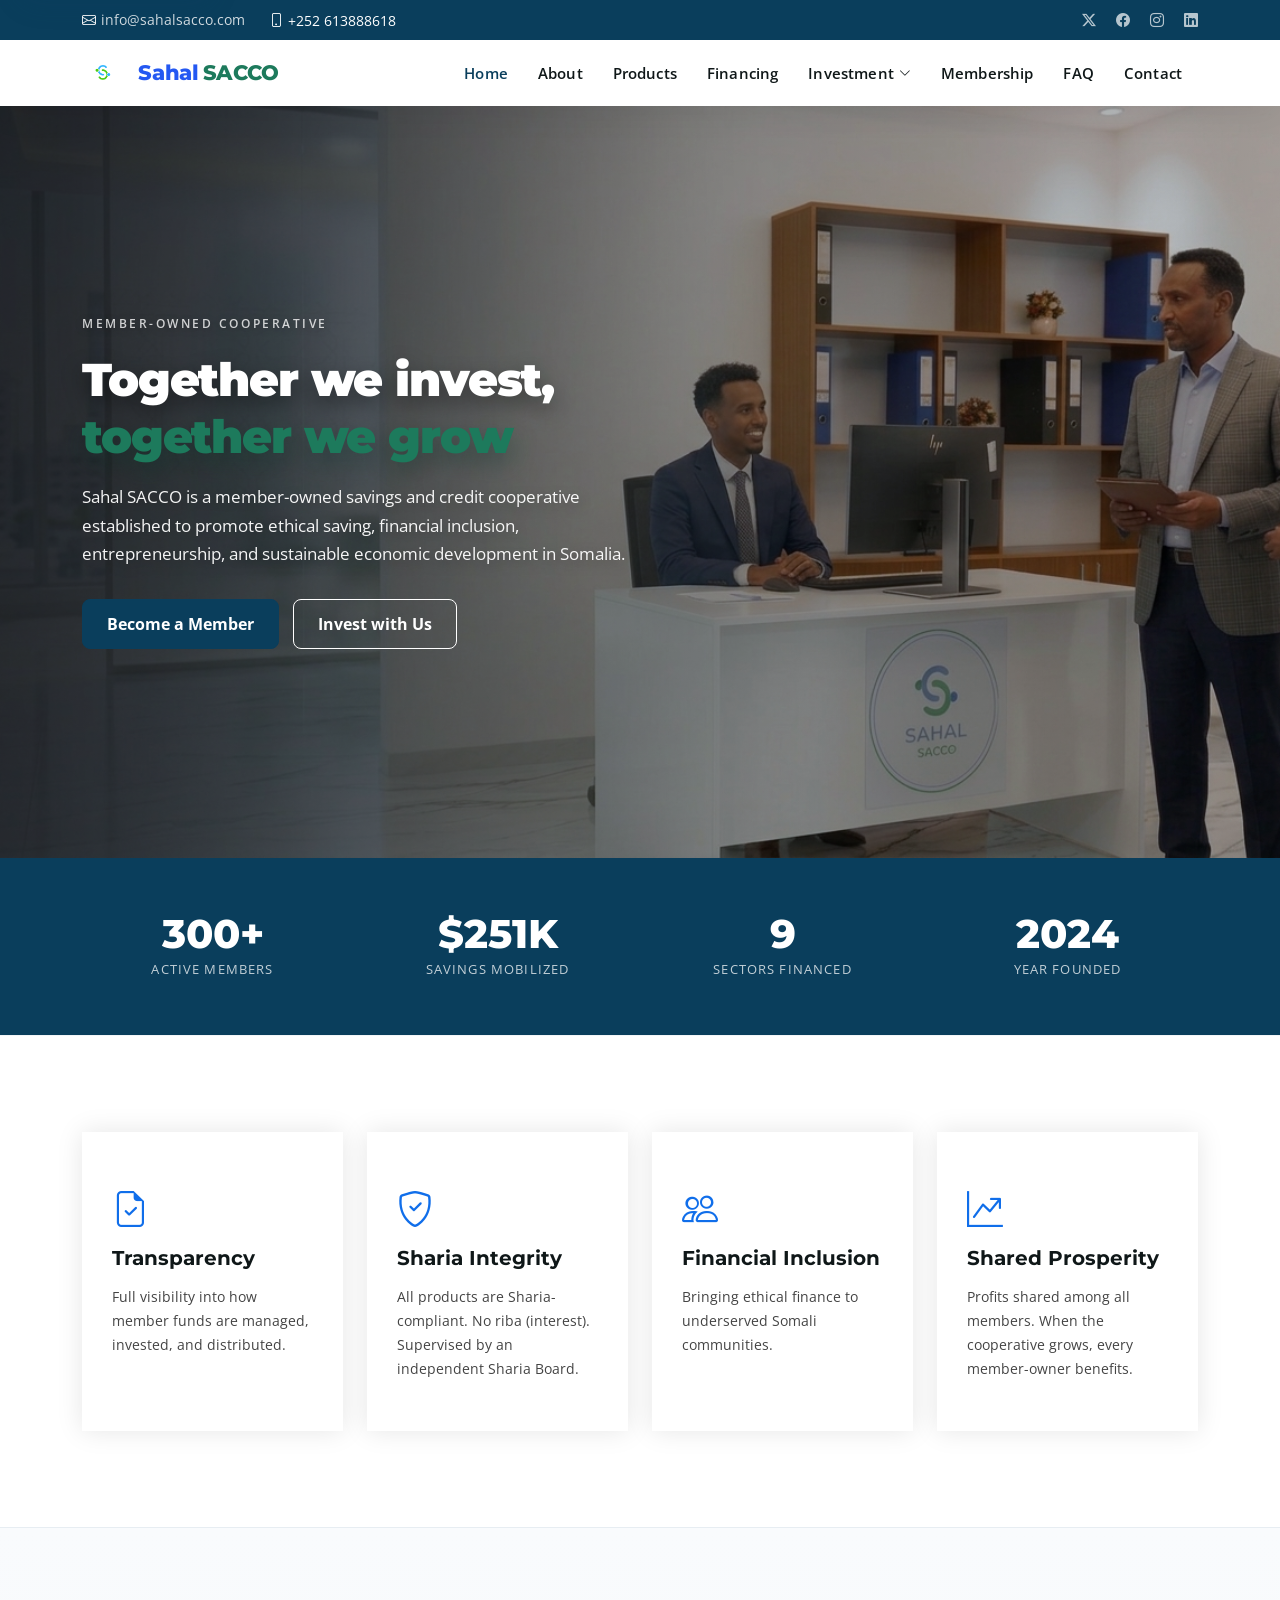
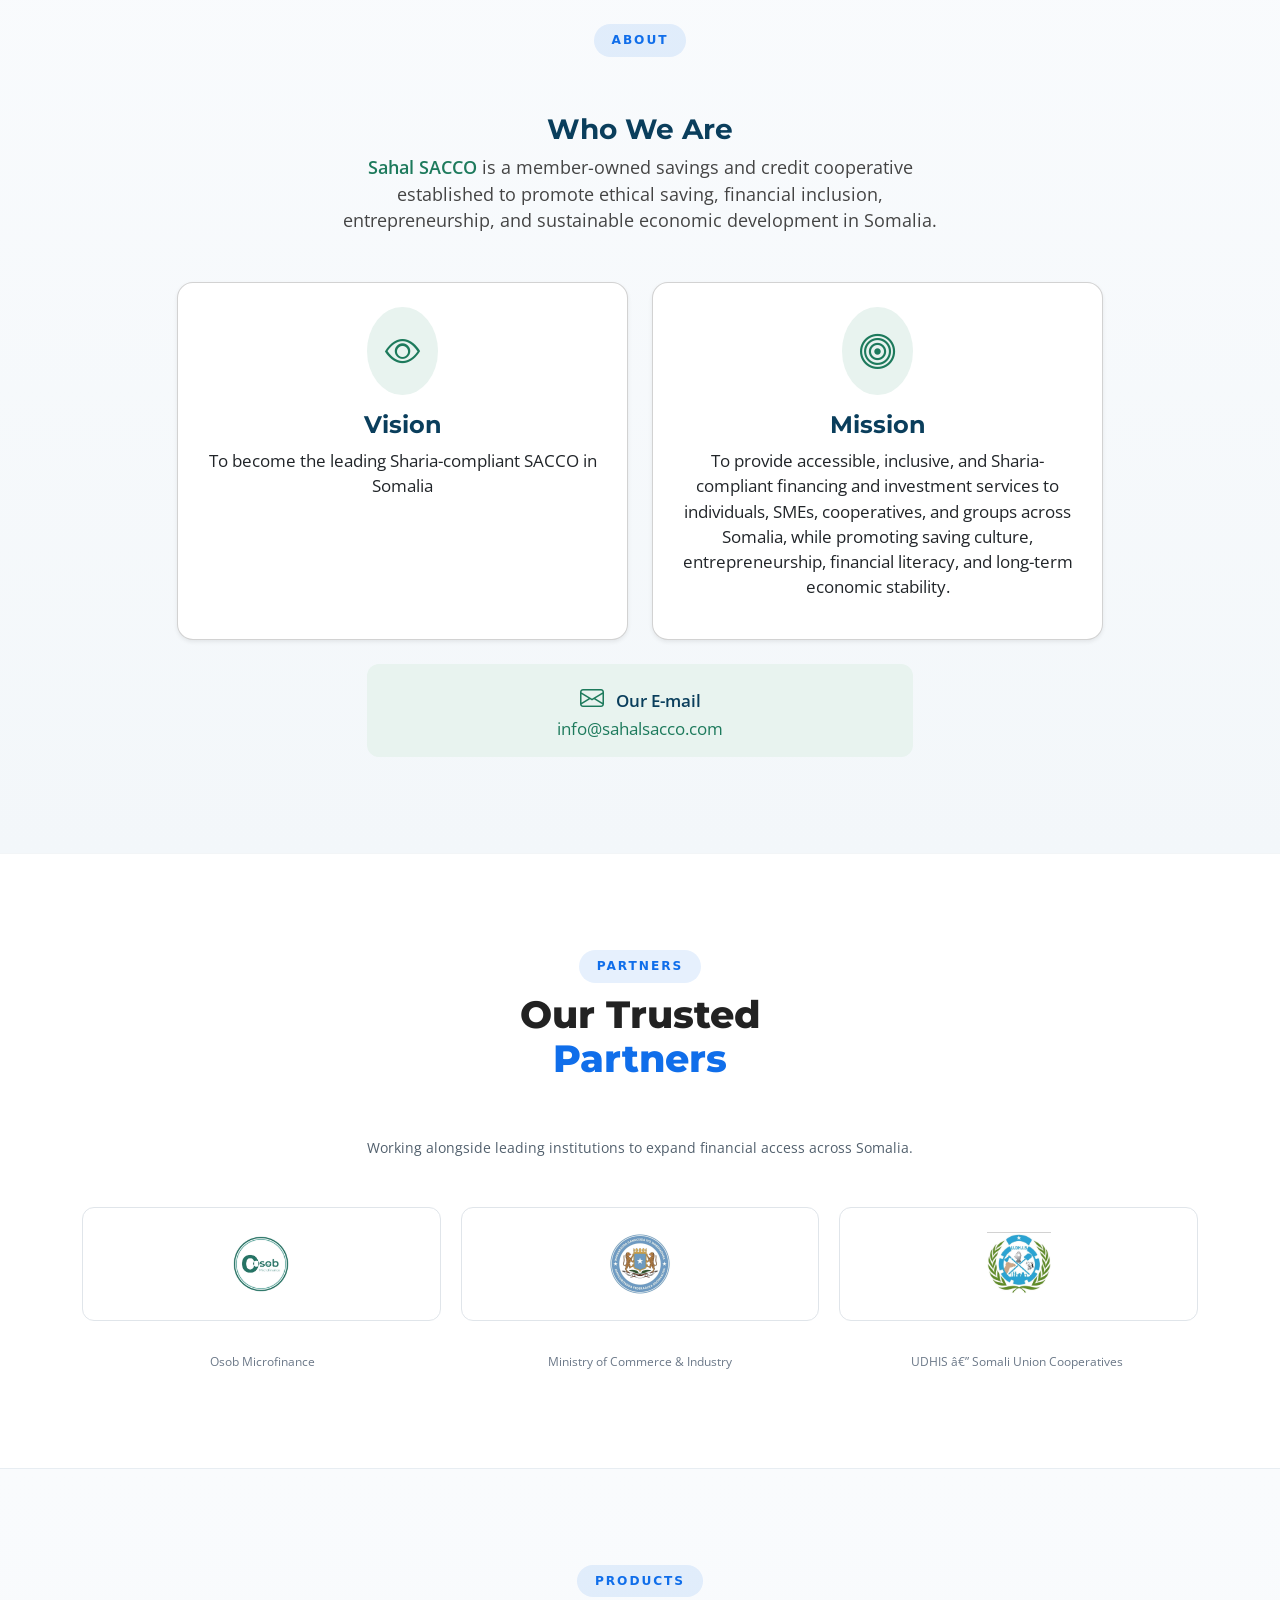
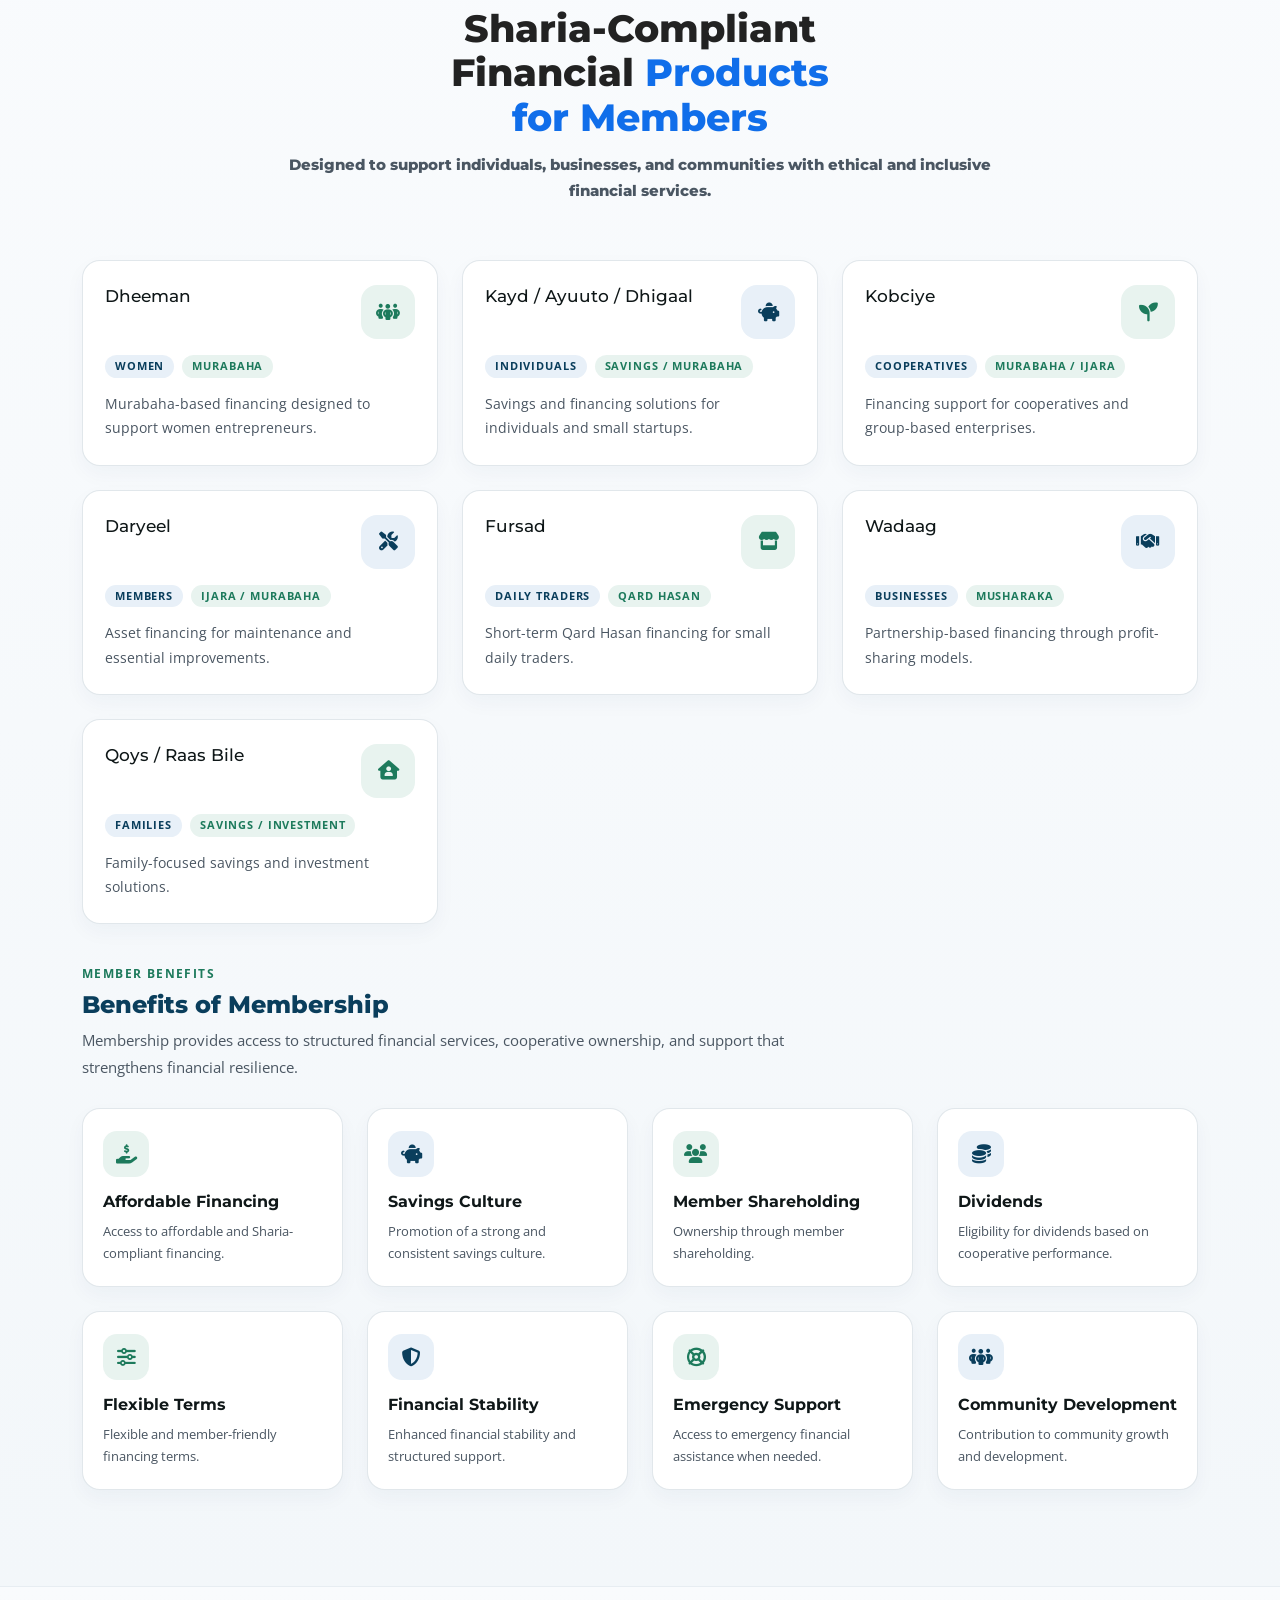
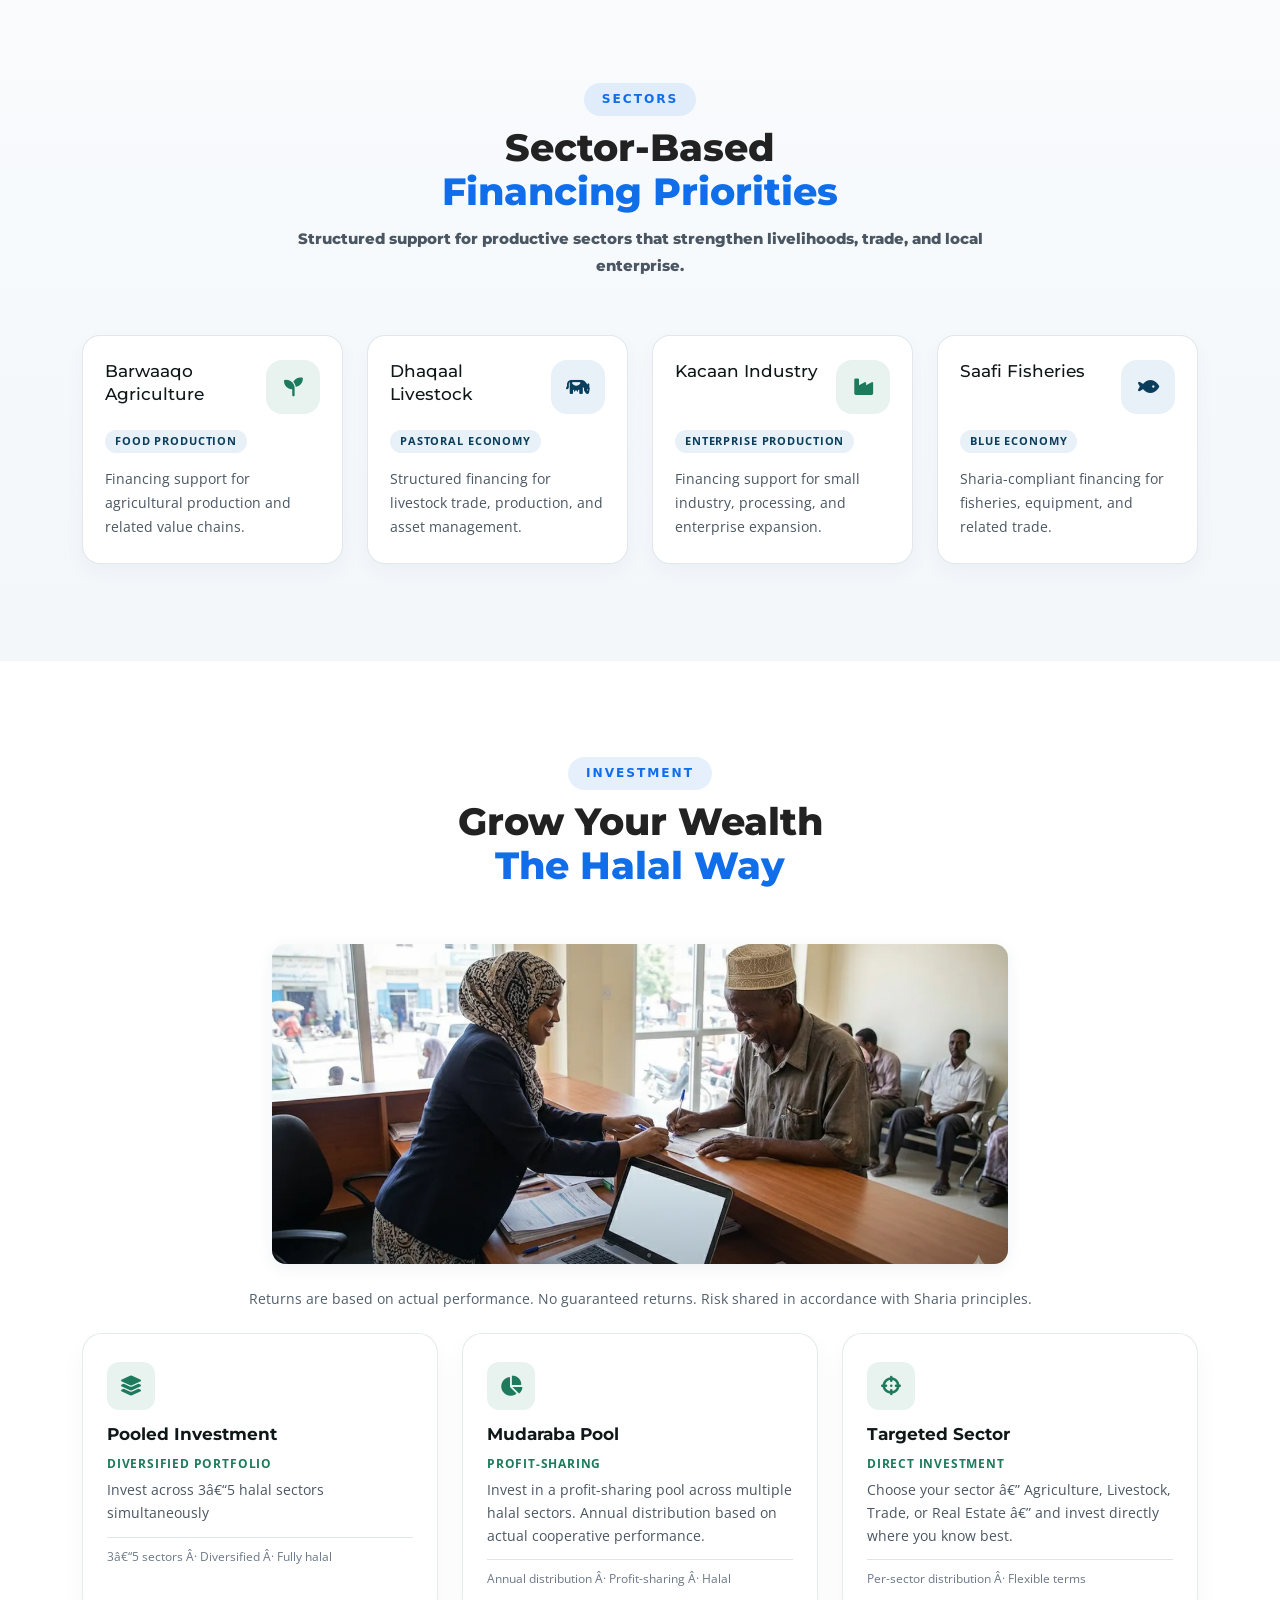
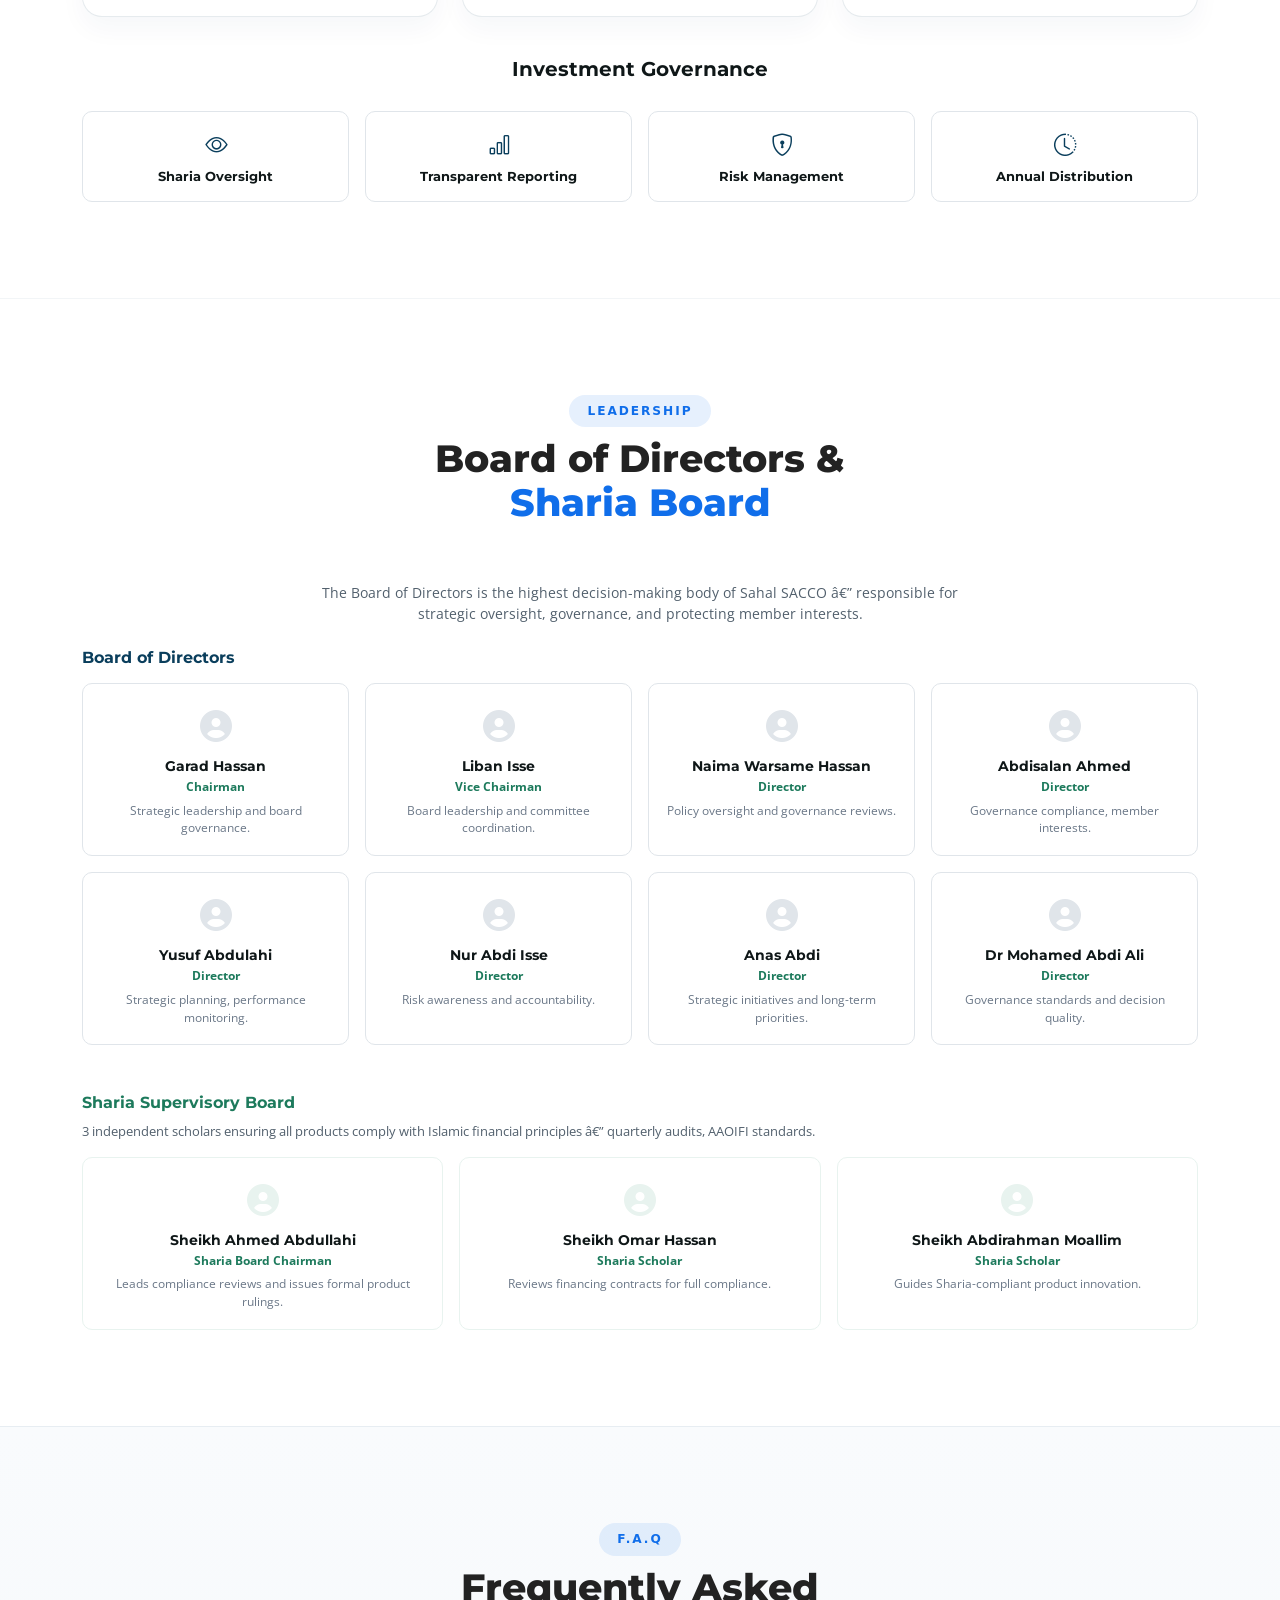
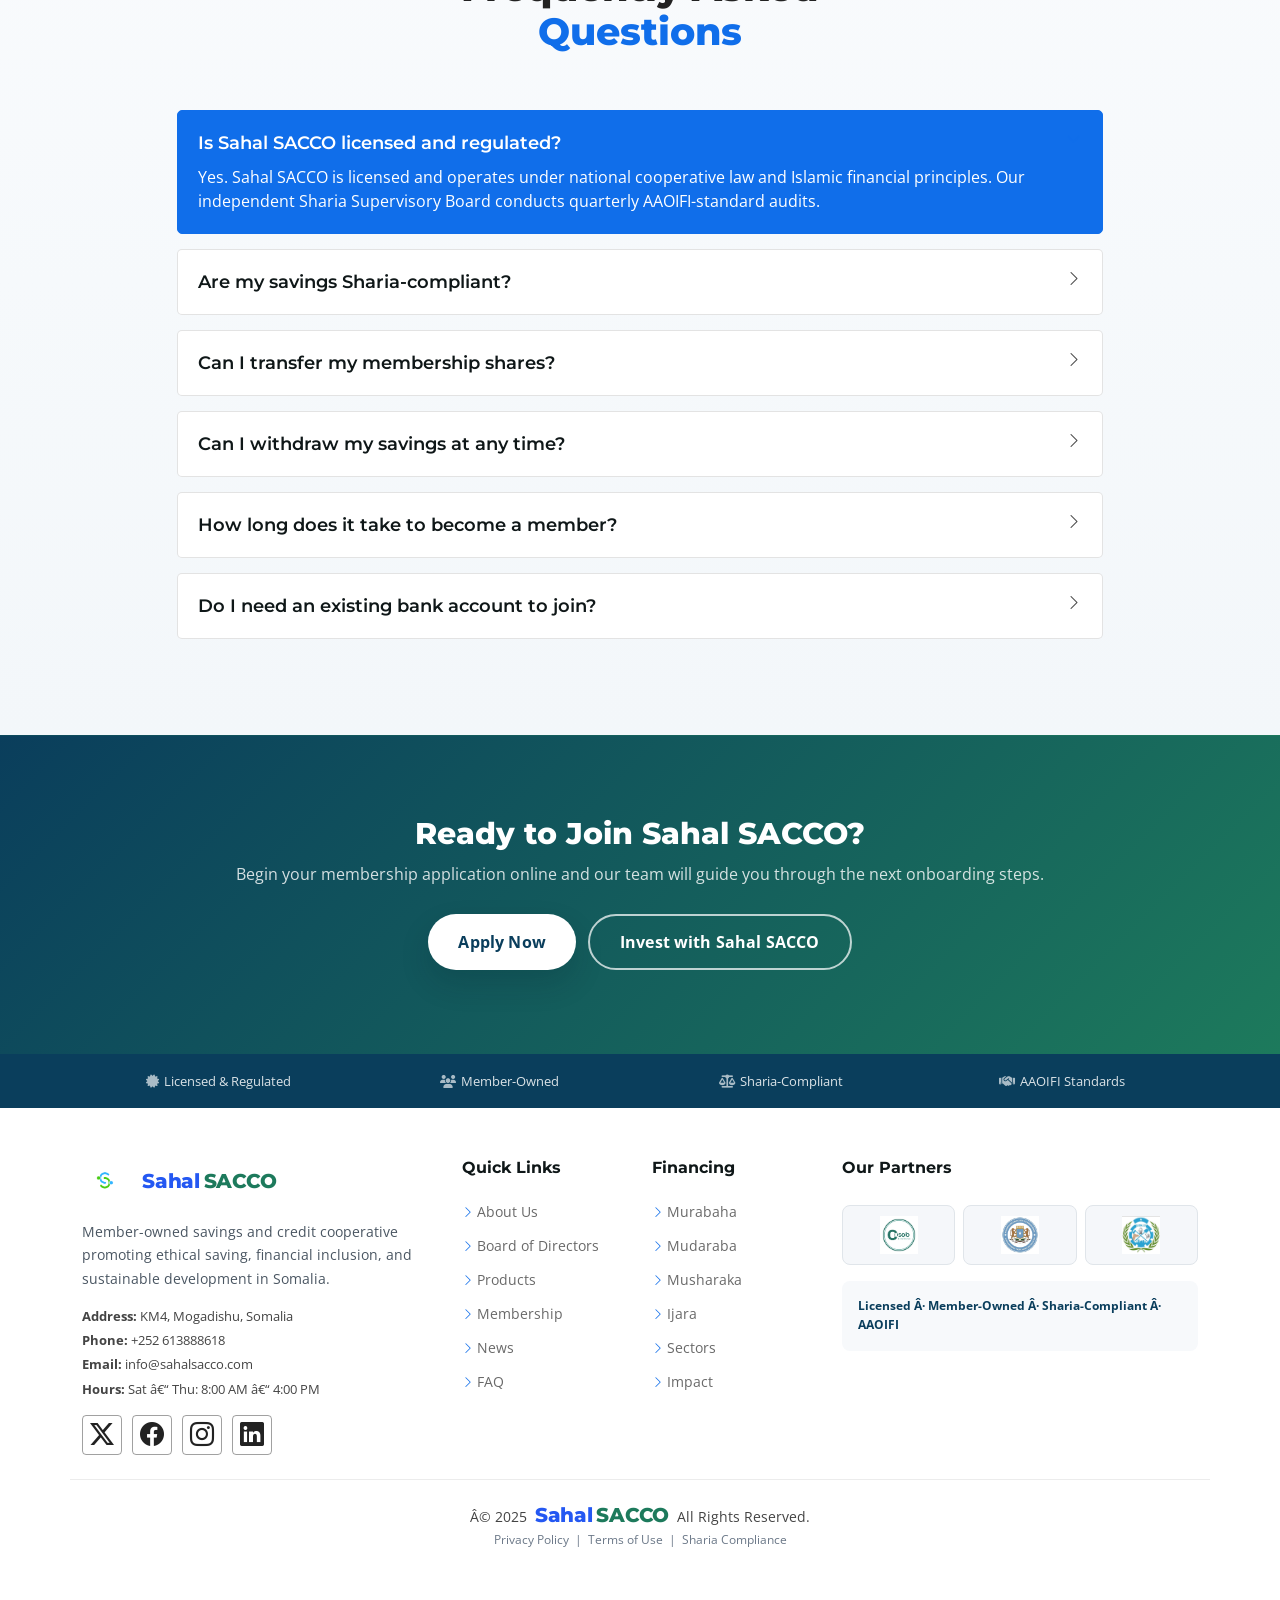
<file: index.html>
﻿<!DOCTYPE html>
<html lang="en">

<head>
  <meta charset="utf-8">
  <meta content="width=device-width, initial-scale=1.0" name="viewport">
  <title>Sahal SACCO | Member-Owned Savings &amp; Credit Cooperative</title>
  <meta name="description" content="Sahal SACCO is a member-owned savings and credit cooperative promoting ethical saving, financial inclusion, and sustainable economic development in Somalia.">
  <meta name="keywords" content="Sahal SACCO, Somalia, savings, cooperative, Sharia-compliant, halal finance, financial inclusion">

  <!-- -- Favicons (real SACCO favicons) -- -->
  <link rel="icon" type="image/x-icon"          href="assets/img/favicons/favicon.ico">
  <link rel="icon" type="image/png" sizes="16x16" href="assets/img/favicons/favicon-16x16.png">
  <link rel="icon" type="image/png" sizes="32x32" href="assets/img/favicons/favicon-32x32.png">
  <link rel="apple-touch-icon" sizes="180x180"   href="assets/img/favicons/apple-touch-icon.png">
  <link rel="manifest"                           href="assets/img/favicons/site.webmanifest">

  <!-- Fonts -->
  <link href="https://fonts.googleapis.com" rel="preconnect">
  <link href="https://fonts.gstatic.com"    rel="preconnect" crossorigin>
  <link href="https://fonts.googleapis.com/css2?family=Open+Sans:wght@300;400;600;700&family=Montserrat:wght@500;600;700;800&display=swap" rel="stylesheet">

  <!-- Vendor CSS -->
  <link href="assets/vendor/bootstrap/css/bootstrap.min.css"    rel="stylesheet">
  <link href="assets/vendor/bootstrap-icons/bootstrap-icons.css" rel="stylesheet">
  <link href="assets/vendor/aos/aos.css"                         rel="stylesheet">
  <link href="assets/vendor/glightbox/css/glightbox.min.css"     rel="stylesheet">
  <link href="assets/vendor/swiper/swiper-bundle.min.css"        rel="stylesheet">
  <link href="assets/css/main.css"                               rel="stylesheet">

  <!-- Font Awesome -->
  <link rel="stylesheet" href="https://cdnjs.cloudflare.com/ajax/libs/font-awesome/6.5.0/css/all.min.css">

  <style>
    /* ========================================
       SAHAL SACCO â€” BRAND TOKEN SYSTEM
       ======================================== */
    :root {
      --blue:        #0A3E5C;   /* deep trust blue   */
      --blue-mid:    #0d4f76;
      --blue-light:  #e8f0f8;
      --green:       #1D7A5C;   /* growth green      */
      --green-light: #E8F3EF;
      --green-dark:  #155c44;
      --gray-50:     #f7f9fb;
      --gray-100:    #eff2f6;
      --gray-200:    #e0e5ea;
      --gray-500:    #6b7888;
      --gray-600:    #4a5662;
      --gray-900:    #0f1718;
      --radius:      8px;
      --radius-lg:   14px;
      --shadow:      0 4px 16px rgba(10,62,92,.07);
      --shadow-h:    0 16px 40px rgba(10,62,92,.13);
      --trans:       all .22s ease;
    }

    body { font-family: 'Open Sans', sans-serif; }
    img { max-width: 100%; height: auto; }
    .text-muted { color: #52606d !important; }
    .skip-link {
      position: absolute;
      left: 16px;
      top: -48px;
      z-index: 2000;
      background: var(--blue);
      color: #fff;
      padding: 10px 16px;
      border-radius: 999px;
      font-weight: 700;
      box-shadow: 0 10px 24px rgba(10,62,92,.18);
      transition: top .2s ease;
    }
    .skip-link:focus-visible {
      top: 16px;
      color: #fff;
    }
    a:focus-visible,
    button:focus-visible,
    input:focus-visible,
    textarea:focus-visible {
      outline: 3px solid rgba(29,122,92,.35);
      outline-offset: 3px;
    }

    /* -- Topbar -- */
    .topbar { background: var(--blue) !important; }
    .topbar a { color: rgba(255,255,255,.82) !important; }
    .topbar a:hover { color: #fff !important; }
    .topbar .social-links a { color: rgba(255,255,255,.7) !important; }
    .topbar .social-links a:hover { color: #fff !important; }

    /* -- Brand / nav -- */
    .sitename {
      font-family: 'Montserrat', sans-serif;
      font-weight: 800;
      color: var(--blue) !important;
      font-size: 1.3rem;
      letter-spacing: -.01em;
      display: inline-flex;
      align-items: baseline;
      gap: .22rem;
      line-height: 1;
    }
    .sitename .brand-primary { color: #2458F2; }
    .sitename .brand-secondary { color: var(--green); }
    .logo img.brand-logo {
      height: 42px;
      width: auto;
      object-fit: contain;
      margin-right: 10px;
      vertical-align: middle;
    }
    .header .branding {
      background: #fff;
      backdrop-filter: none;
    }
    .header .container.position-relative {
      gap: 24px;
    }
    .navmenu ul {
      gap: 2px;
    }
    .navmenu li:last-child a {
      padding-right: 16px;
    }
    .navmenu a,
    .navmenu a:focus {
      position: relative;
      color: var(--gray-900);
      padding: 12px 14px;
      border-radius: 0;
      font-size: .94rem;
      font-weight: 600;
      letter-spacing: .01em;
      line-height: 1.2;
      background: transparent !important;
    }
    .navmenu a::after {
      display: none !important;
    }
    .navmenu .dropdown ul a::after {
      display: none;
    }
    .navmenu li:hover > a,
    .navmenu a:hover,
    .navmenu a:focus-visible,
    .navmenu .active,
    .navmenu .active:focus,
    .navmenu .active-parent {
      color: var(--blue);
      background: transparent !important;
    }
    .mobile-nav-toggle {
      appearance: none;
      border: 0;
      background: transparent;
      color: var(--blue);
      width: 42px;
      height: 42px;
      border-radius: 8px;
      display: none !important;
      align-items: center;
      justify-content: center;
      box-shadow: none;
    }
    .mobile-nav-toggle.bi::before {
      font-size: 1.4rem;
    }
    @media (max-width: 1199px) {
      .mobile-nav-toggle {
        display: inline-flex !important;
      }
    }

    /* -- Stats bar -- */
    .stats-bar { background: var(--blue); padding: 56px 0; }
    .stats-bar .sn {
      font-family: 'Montserrat', sans-serif;
      font-size: 2.5rem;
      font-weight: 800;
      color: #fff;
      line-height: 1;
    }
    .stats-bar .sn .purecounter {
      display: inline-block;
      min-width: 2ch;
    }
    .stats-bar .sl {
      font-size: .8rem;
      color: rgba(255,255,255,.75);
      text-transform: uppercase;
      letter-spacing: .09em;
      margin-top: 6px;
    }

    /* -- Reusable card -- */
    .s-card {
      background: #fff;
      border: 1px solid var(--gray-200);
      border-radius: var(--radius-lg);
      padding: 24px 20px;
      height: 100%;
      transition: var(--trans);
    }
    .s-card:hover {
      transform: translateY(-4px);
      border-color: var(--green);
      box-shadow: var(--shadow-h);
    }
    .s-card .ci {
      width: 48px; height: 48px;
      border-radius: 12px;
      display: flex; align-items: center; justify-content: center;
      margin-bottom: 14px;
    }
    .s-card .ci.green { background: var(--green-light); }
    .s-card .ci.green i { color: var(--green); font-size: 1.25rem; }
    .s-card .ci.blue  { background: var(--blue-light); }
    .s-card .ci.blue  i { color: var(--blue); font-size: 1.25rem; }
    .s-card h4 { font-size: 1rem; font-weight: 700; color: var(--gray-900); margin-bottom: 8px; }
    .s-card p  { font-size: .855rem; color: var(--gray-600); line-height: 1.65; margin: 0; }
    .s-card .sub {
      font-size: .72rem; font-weight: 700; text-transform: uppercase;
      letter-spacing: .07em; color: var(--green); display: block; margin-bottom: 7px;
    }
    .s-card .foot {
      font-size: .76rem; color: var(--gray-500);
      border-top: 1px solid var(--gray-200);
      padding-top: 10px; margin-top: 12px; display: block;
    }

    /* -- Tags -- */
    .tag {
      display: inline-block; font-size: .7rem; font-weight: 700;
      border-radius: 4px; padding: 2px 7px; margin: 2px 2px 0 0;
    }
    .tg  { background: var(--green-light); color: var(--green); }
    .tb  { background: var(--blue-light);  color: var(--blue); }

    /* -- Trust items -- */
    .t-item {
      display: flex; gap: 12px; align-items: flex-start;
      background: #fff; border: 1px solid var(--gray-200);
      border-radius: 10px; padding: 13px 15px;
    }
    .t-item .ico {
      width: 34px; height: 34px; background: var(--green-light);
      border-radius: 8px; display: flex; align-items: center; justify-content: center; flex-shrink: 0;
    }
    .t-item .ico i { color: var(--green); font-size: .85rem; }
    .t-item h5 { font-size: .85rem; font-weight: 700; margin-bottom: 2px; }
    .t-item p  { font-size: .76rem; color: var(--gray-500); margin: 0; }

    /* -- Timeline -- */
    .tl { display: flex; gap: 16px; padding: 9px 0; border-bottom: 1px solid var(--gray-100); }
    .tl:last-child { border-bottom: none; }
    .tl .yr { font-weight: 700; color: var(--blue); min-width: 50px; font-size: .88rem; }
    .tl .ev { font-size: .85rem; color: var(--gray-600); }

    /* -- VM cards (Vision/Mission) -- */
    .vm { background: var(--gray-50); border: 1px solid var(--gray-200); border-radius: 10px; padding: 20px 16px; height: 100%; }
    .vm .vl { font-size: .68rem; font-weight: 700; text-transform: uppercase; letter-spacing: .12em; color: var(--green); display: block; margin-bottom: 8px; }
    .vm p  { font-size: .855rem; color: var(--gray-600); line-height: 1.65; margin: 0; }
    .compact-points li {
      display: flex;
      gap: 10px;
      align-items: flex-start;
      font-size: .88rem;
      color: var(--gray-600);
      margin-bottom: 12px;
      line-height: 1.6;
    }
    .compact-points li i {
      color: var(--green);
      margin-top: 4px;
      flex-shrink: 0;
    }
    .membership-application {
      scroll-margin-top: 120px;
    }
    .how-to-join {
      scroll-margin-top: 120px;
      background: #f7f7f7;
    }
    .how-to-join-heading {
      max-width: 1120px;
      margin: 0 auto 22px;
      display: flex;
      align-items: center;
      gap: 12px;
    }
    .how-to-join-heading i {
      width: 46px;
      height: 46px;
      border-radius: 14px;
      display: inline-flex;
      align-items: center;
      justify-content: center;
      background: var(--green-light);
      color: var(--green);
      font-size: 1.1rem;
      flex-shrink: 0;
    }
    .how-to-join-heading h2 {
      margin: 0;
      font-size: 1.95rem;
      font-weight: 800;
      color: var(--gray-900);
    }
    .join-timeline {
      background: #fff;
      max-width: 1120px;
      margin: 0 auto;
      padding: 8px 0 0;
    }
    .join-step {
      display: grid;
      grid-template-columns: 64px 34px minmax(0, 1fr);
      gap: 14px;
      align-items: start;
      position: relative;
      padding-bottom: 30px;
    }
    .join-step:last-child {
      padding-bottom: 0;
    }
    .join-step-number {
      font-family: 'Montserrat', sans-serif;
      font-size: 1.6rem;
      font-weight: 400;
      line-height: 1;
      color: #7aac44;
      padding-top: 2px;
    }
    .join-step-marker {
      position: relative;
      min-height: 100%;
      display: flex;
      justify-content: center;
      padding-top: 3px;
    }
    .join-step-marker::after {
      content: "";
      position: absolute;
      top: 28px;
      bottom: -30px;
      left: 50%;
      width: 2px;
      transform: translateX(-50%);
      background: #d9d9d9;
    }
    .join-step:last-child .join-step-marker::after {
      display: none;
    }
    .join-step-marker i {
      width: 16px;
      height: 16px;
      border-radius: 50%;
      border: 2px solid #454545;
      color: #454545;
      font-size: .48rem;
      background: #fff;
      display: inline-flex;
      align-items: center;
      justify-content: center;
      position: relative;
      z-index: 1;
      margin-top: 1px;
    }
    .join-step-content h3 {
      font-size: 1.32rem;
      font-weight: 400;
      color: #4b4b4b;
      margin: -2px 0 8px;
      letter-spacing: -.02em;
      line-height: 1.35;
    }
    .join-step-copy {
      font-size: .95rem;
      color: #606060;
      line-height: 1.7;
      margin: 0;
    }
    .join-step-copy + .join-requirements-list {
      margin-top: 10px;
    }
    .join-requirements-list {
      list-style: none;
      padding: 0;
      margin: 0;
    }
    .join-requirements-list li {
      font-size: .95rem;
      color: #606060;
      line-height: 1.7;
      margin: 0;
    }
    .membership-form-shell,
    .membership-cta-panel {
      background: #fff;
      border: 1px solid var(--gray-200);
      border-radius: var(--radius-lg);
      padding: 28px;
      box-shadow: var(--shadow);
    }
    .membership-form-shell {
      height: 100%;
    }
    .membership-cta-panel {
      margin-top: 30px;
      max-width: 1120px;
      border-radius: 0;
      border: 0;
      padding: 24px 28px;
      background: var(--blue);
      color: #fff;
      display: flex;
      align-items: center;
      justify-content: space-between;
      gap: 18px;
      box-shadow: none;
      margin-left: auto;
      margin-right: auto;
    }
    .membership-cta-copy {
      display: flex;
      align-items: center;
      gap: 16px;
    }
    .membership-cta-copy > div:last-child {
      border-left: 2px solid rgba(255,255,255,.35);
      padding-left: 14px;
    }
    .membership-cta-icon {
      font-size: 2rem;
      color: #fff;
      line-height: 1;
    }
    .membership-cta-kicker {
      font-size: .8rem;
      font-weight: 700;
      text-transform: uppercase;
      letter-spacing: .02em;
      color: rgba(255,255,255,.85);
      margin-bottom: 4px;
    }
    .membership-cta-panel h3 {
      color: #fff;
      font-size: 1.9rem;
      font-weight: 800;
      margin: 0;
      text-transform: uppercase;
      line-height: 1.1;
    }
    .membership-cta-panel .btn-get-started {
      min-width: 160px;
      padding: 13px 26px;
      border: 2px solid rgba(255,255,255,.9) !important;
      border-radius: 0;
      background: transparent !important;
      box-shadow: none !important;
      text-transform: uppercase;
      font-size: .9rem;
      font-weight: 800;
      letter-spacing: .02em;
    }
    .membership-cta-panel .btn-get-started:hover {
      background: rgba(255,255,255,.12) !important;
      transform: none;
    }
    .membership-form-section {
      margin-top: 28px;
      display: none;
    }
    .membership-form-section.is-visible {
      display: block;
      animation: membershipFormReveal .28s ease;
    }
    .membership-form-head {
      max-width: 720px;
      margin: 0 auto 24px;
      text-align: center;
    }
    .membership-form-head .card-kicker {
      display: inline-block;
      font-size: .76rem;
      font-weight: 700;
      text-transform: uppercase;
      letter-spacing: .08em;
      color: var(--blue);
      margin-bottom: 12px;
    }
    .membership-form-head h3 {
      font-size: 1.3rem;
      margin-bottom: 10px;
    }
    .membership-form-head p {
      margin-bottom: 0;
      color: var(--gray-600);
      line-height: 1.7;
    }
    @keyframes membershipFormReveal {
      from {
        opacity: 0;
        transform: translateY(16px);
      }
      to {
        opacity: 1;
        transform: translateY(0);
      }
    }
    .membership-form .form-label {
      font-size: .88rem;
      font-weight: 700;
      color: var(--gray-900);
      margin-bottom: 8px;
    }
    .membership-form .form-control,
    .membership-form .form-select {
      min-height: 52px;
      border: 1px solid var(--gray-200);
      border-radius: 12px;
      padding: 12px 14px;
      color: var(--gray-900);
      box-shadow: none;
    }
    .membership-form textarea.form-control {
      min-height: 150px;
      resize: vertical;
    }
    .membership-form .form-control::placeholder {
      color: var(--gray-500);
    }
    .membership-form .form-control:focus,
    .membership-form .form-select:focus {
      border-color: var(--green);
      box-shadow: 0 0 0 .2rem rgba(29,122,92,.12);
    }
    .membership-form .form-hint {
      font-size: .78rem;
      color: var(--gray-500);
      margin-top: -2px;
    }
    .membership-form .sent-message,
    .membership-form .error-message,
    .membership-form .loading {
      border-radius: 12px;
    }
    .membership-form button[type=submit] {
      color: #fff;
      background: linear-gradient(135deg, var(--blue) 0%, var(--blue-mid) 100%);
      border: 0;
      border-radius: 999px;
      padding: 14px 30px;
      font-weight: 700;
      transition: transform .22s ease, box-shadow .22s ease, background .22s ease;
      box-shadow: 0 10px 22px rgba(10,62,92,.16);
    }
    .membership-form button[type=submit]:hover {
      background: linear-gradient(135deg, var(--blue-mid) 0%, #0b5d8f 100%);
      transform: translateY(-1px);
      box-shadow: 0 16px 30px rgba(10,62,92,.22);
    }

    /* -- Board cards -- */
    .b-card {
      background: #fff; border: 1px solid var(--gray-200);
      border-radius: 10px; padding: 18px 12px; text-align: center;
      transition: var(--trans); height: 100%;
    }
    .b-card:hover { border-color: var(--blue); box-shadow: var(--shadow); }
    .b-card .av { font-size: 2rem; color: var(--gray-200); margin-bottom: 8px; }
    .b-card h5  { font-size: .88rem; font-weight: 700; margin-bottom: 3px; }
    .b-card .rl { font-size: .74rem; color: var(--green); font-weight: 700; margin-bottom: 6px; display: block; }
    .b-card p   { font-size: .74rem; color: var(--gray-500); margin: 0; line-height: 1.5; }
    .b-card.sharia { border-color: var(--green-light); }
    .b-card.sharia .av { color: var(--green-light); }

    /* -- Impact cards -- */
    .imp-card {
      background: #fff; border: 1px solid var(--gray-200); border-radius: 12px;
      padding: 20px 16px; height: 100%; transition: var(--trans);
    }
    .imp-card:hover { border-color: var(--green); box-shadow: var(--shadow-h); }
    .imp-card .ii { width: 44px; height: 44px; background: var(--green-light); border-radius: 10px; display: flex; align-items: center; justify-content: center; margin-bottom: 12px; }
    .imp-card .ii i { color: var(--green); font-size: 1.15rem; }
    .imp-card h4 { font-size: .9rem; font-weight: 700; margin-bottom: 6px; }
    .imp-card p  { font-size: .82rem; color: var(--gray-600); line-height: 1.6; }
    .imp-card .is { border-top: 1px solid var(--gray-200); padding-top: 8px; margin-top: 8px; }
    .imp-card .isf { font-size: 1.4rem; font-weight: 800; color: var(--green); line-height: 1; }
    .imp-card .isl { font-size: .72rem; color: var(--gray-500); }

    /* -- News cards -- */
    .n-card { background: #fff; border: 1px solid var(--gray-200); border-radius: 10px; padding: 18px; height: 100%; transition: var(--trans); }
    .n-card:hover { box-shadow: var(--shadow); }
    .n-card .nm { display: flex; gap: 8px; align-items: center; margin-bottom: 9px; }
    .n-card .nc { font-size: .68rem; font-weight: 700; text-transform: uppercase; letter-spacing: .07em; background: var(--green-light); color: var(--green); border-radius: 4px; padding: 2px 6px; }
    .n-card .nd { font-size: .76rem; color: var(--gray-500); }
    .n-card h5  { font-size: .9rem; font-weight: 700; margin-bottom: 7px; color: var(--gray-900); }
    .n-card p   { font-size: .82rem; color: var(--gray-600); line-height: 1.6; margin: 0; }

    /* -- Featured news -- */
    .fn-card { background: linear-gradient(135deg,#edf4fc 0%,var(--green-light) 100%); border: 1px solid #c5d8e8; border-radius: 14px; padding: 28px; }
    .fn-card .fc { font-size: .68rem; font-weight: 700; text-transform: uppercase; letter-spacing: .1em; color: var(--green); margin-right: 10px; }
    .fn-card .fd { font-size: .78rem; color: var(--gray-500); }
    .fn-card h3  { font-size: 1.3rem; font-weight: 800; margin: 9px 0; color: var(--gray-900); }
    .fn-card p   { font-size: .9rem; color: var(--gray-600); line-height: 1.7; margin: 0; }

    /* -- Steps -- */
    .stp { display: flex; gap: 14px; align-items: flex-start; margin-bottom: 18px; }
    .stp .sn { width: 38px; height: 38px; background: var(--blue); color: #fff; border-radius: 50%; display: flex; align-items: center; justify-content: center; font-weight: 800; font-size: .85rem; flex-shrink: 0; }
    .stp h5   { font-size: .9rem; font-weight: 700; margin-bottom: 3px; }
    .stp p    { font-size: .82rem; color: var(--gray-600); margin: 0; }

    /* -- Partners grid -- */
    .partner-grid { display: grid; grid-template-columns: repeat(3, 1fr); gap: 20px; }
    .partner-item {
      background: #fff; border: 1px solid var(--gray-200); border-radius: 12px;
      padding: 24px 16px; display: flex; align-items: center; justify-content: center;
      min-height: 100px; transition: var(--trans);
    }
    .partner-item:hover { border-color: var(--green); box-shadow: var(--shadow); }
    .partner-item img { max-height: 64px; max-width: 100%; object-fit: contain; filter: grayscale(30%); transition: var(--trans); }
    .partner-item:hover img { filter: grayscale(0); }
    @media(max-width:768px){ .partner-grid { grid-template-columns: 1fr 1fr; } }
    @media(max-width:480px){ .partner-grid { grid-template-columns: 1fr; } }

    /* -- Gov pillars -- */
    .gp { text-align: center; padding: 16px 12px; border: 1px solid var(--gray-200); border-radius: 10px; background: #fff; }
    .gp .gpi { font-size: 1.4rem; color: var(--blue); margin-bottom: 7px; }
    .gp h6   { font-size: .82rem; font-weight: 700; margin: 0; }

    /* -- Sharia note -- */
    .sh-note { background: var(--green-light); border-left: 4px solid var(--green); border-radius: 0 8px 8px 0; padding: 12px 16px; font-size: .82rem; color: #155c44; margin-top: 12px; }

    /* -- CTA strip -- */
    .cta-strip { background: linear-gradient(135deg, var(--blue) 0%, var(--green) 100%); padding: 80px 0; text-align: center; }
    .cta-strip h2 { color: #fff; font-family: 'Montserrat',sans-serif; font-size: 1.9rem; font-weight: 800; margin-bottom: 10px; }
    .cta-strip p  { color: rgba(255,255,255,.82); font-size: 1rem; margin-bottom: 24px; }
    .btn-w,
    .btn-o {
      display: inline-flex;
      align-items: center;
      justify-content: center;
      min-height: 56px;
      padding: 14px 30px;
      border-radius: 999px;
      text-decoration: none;
      margin: 4px;
      font-weight: 700;
      letter-spacing: .01em;
      transition: transform .22s ease, box-shadow .22s ease, background-color .22s ease, border-color .22s ease, color .22s ease;
    }
    .btn-w {
      background: #fff;
      color: var(--blue);
      box-shadow: 0 14px 30px rgba(4,23,38,.16);
    }
    .btn-w:hover {
      background: #f4f8fb;
      color: var(--blue);
      transform: translateY(-2px);
      box-shadow: 0 18px 34px rgba(4,23,38,.18);
    }
    .btn-o {
      background: transparent;
      color: #fff;
      border: 2px solid rgba(255,255,255,.72);
    }
    .btn-o:hover {
      border-color: #fff;
      background: rgba(255,255,255,.14);
      color: #fff;
      transform: translateY(-2px);
    }

    /* -- Member story -- */
    .story-box { background: var(--gray-50); border-radius: 14px; padding: 32px; }
    .story-box blockquote { font-size: 1.05rem; font-weight: 500; color: var(--gray-900); line-height: 1.75; border: none; margin: 0; padding: 0; }

    /* -- Shared media frames -- */
    .media-frame {
      position: relative;
      border-radius: var(--radius-lg);
      overflow: hidden;
      box-shadow: var(--shadow);
    }
    .media-frame::after {
      content: "";
      position: absolute;
      inset: auto 0 0 0;
      height: 36%;
      background: linear-gradient(180deg, rgba(7,27,45,0) 0%, rgba(7,27,45,.22) 100%);
      pointer-events: none;
    }
    .media-frame img {
      width: 100%;
      display: block;
      object-fit: cover;
    }
    .media-frame.media-investment img {
      height: min(40vw, 320px);
    }
    .media-frame.media-story img {
      height: 280px;
    }
    .media-frame.media-membership img {
      height: 320px;
    }

    /* -- Hero image -- */
    #hero .hero-img-wrap { border-radius: 16px; overflow: hidden; box-shadow: var(--shadow-h); }
    #hero .hero-img-wrap img { width: 100%; height: 100%; object-fit: cover; display: block; }
    #hero h1 span { color: var(--green); }

    /* -- btn-get-started override -- */
    .btn-get-started { background: var(--blue) !important; color: #fff !important; border: none !important; }
    .btn-get-started:hover { background: var(--blue-mid) !important; }
    .btn-get-started.outline { background: transparent !important; border: 2px solid var(--blue) !important; color: var(--blue) !important; }
    .btn-get-started.outline:hover { background: var(--blue) !important; color: #fff !important; }

    /* -- Section title accent -- */
    .section-title .description-title { color: var(--blue); }

    /* -- Footer overrides -- */
    .footer .sitename { font-size: 1.2rem; }

    /* -- About hero image -- */
    .about-hero-img { border-radius: var(--radius-lg); overflow: hidden; box-shadow: var(--shadow); }
    .about-hero-img img { width: 100%; height: 340px; object-fit: cover; display: block; }

    /* -- Spacing utility -- */
    .section-gap { padding: 72px 0; }
    .light-bg { background: var(--gray-50); }
    .section { padding: 96px 0; }
    .section-title { padding-bottom: 56px; }
    .section-title p { line-height: 1.25; }
    @media(max-width:768px){
      .section { padding: 60px 0; }
      .section-title { padding-bottom: 36px; }
      .sitename { font-size: 1.22rem; }
      .logo img.brand-logo { height: 44px; }
      .membership-form-shell,
      .membership-cta-panel { padding: 22px 18px; }
      .how-to-join-heading h2 {
        font-size: 1.6rem;
      }
      .join-step {
        grid-template-columns: 54px 28px minmax(0, 1fr);
        gap: 12px;
      }
      .join-step-number {
        font-size: 1.35rem;
      }
      .join-step-content h3 {
        font-size: 1.25rem;
        font-weight: 400;
      }
      .membership-cta-panel {
        flex-direction: column;
        align-items: flex-start;
      }
      .membership-cta-copy {
        align-items: flex-start;
      }
      .membership-cta-copy > div:last-child {
        border-left: 0;
        padding-left: 0;
      }
    }

    /* -- Trust footer strip -- */
    .trust-foot { background: var(--blue); padding: 16px 0; }
    .trust-foot span { color: rgba(255,255,255,.85); font-size: .82rem; }
    .trust-foot i { margin-right: 5px; color: rgba(255,255,255,.65); }

    /* Premium SACCO polish */
    body {
      background: #fff;
      color: var(--gray-600);
    }
    h1, h2, h3, h4, h5, h6 {
      font-family: 'Montserrat', sans-serif;
      color: var(--gray-900);
    }
    .header {
      box-shadow: 0 10px 30px rgba(15, 23, 24, .05);
    }
    .header .branding {
      min-height: 66px;
      padding: 8px 0;
    }
    .header .logo,
    .footer-brand {
      gap: 14px;
    }
    .logo img.brand-logo {
      height: 42px;
      width: auto;
      object-fit: contain;
      margin-right: 0;
      flex-shrink: 0;
    }
    :root {
      --hero-header-offset: 148px;
    }
    section,
    .section {
      scroll-margin-top: 120px;
    }
    .light-background {
      background: linear-gradient(180deg, #f9fbfd 0%, #f3f7fa 100%);
    }
    .hero {
      box-sizing: border-box;
      min-height: calc(100svh - var(--hero-header-offset));
      height: calc(100svh - var(--hero-header-offset));
      display: flex;
      align-items: center;
      padding: 0;
      background-image:
        linear-gradient(100deg, rgba(6, 22, 36, .64) 0%, rgba(6, 22, 36, .44) 40%, rgba(6, 22, 36, .22) 100%),
        url("assets/img/hero-bg.jpg") !important;
      background-position: center center !important;
      background-size: cover !important;
      background-repeat: no-repeat !important;
      background-color: transparent !important;
      background-blend-mode: multiply !important;
    }
    .hero:before,
    .hero:after,
    #hero.hero:before,
    #hero.hero:after {
      content: none !important;
      background: transparent !important;
      display: none !important;
    }
    .hero .container {
      box-sizing: border-box;
      position: relative;
      z-index: 2;
      display: flex;
      align-items: center;
      justify-content: flex-start;
      width: 100%;
      min-height: 100%;
      padding-top: 28px;
      padding-bottom: 28px;
    }
    .hero-copy {
      width: min(66%, 760px);
      max-width: 760px;
      display: flex;
      flex-direction: column;
      gap: 0;
      padding: 0;
      border-radius: 0;
      background: none !important;
      background-color: transparent !important;
      background-image: none !important;
      border: 0 !important;
      backdrop-filter: none;
      box-shadow: none;
      text-align: left;
    }
    .hero-kicker {
      font-size: .72rem;
      font-weight: 600;
      text-transform: uppercase;
      letter-spacing: .22em;
      color: rgba(255,255,255,.78);
      margin-bottom: 22px;
      display: inline-block;
      text-shadow: 0 2px 8px rgba(0, 0, 0, .22);
    }
    .hero-kicker::before {
      content: none;
    }
    .hero h1 {
      font-size: clamp(2rem, 3.6vw, 3.25rem);
      line-height: 1.12;
      color: #fff;
      margin-bottom: 0;
      max-width: 18ch;
      font-weight: 900;
      letter-spacing: -.025em;
      text-shadow: 0 8px 22px rgba(0, 0, 0, .42);
    }
    .hero h1 span {
      display: block;
      margin-top: .12em;
      color: var(--green);
      font-weight: 900;
      text-shadow: 0 10px 24px rgba(9, 53, 40, .42);
    }
    .hero p {
      color: rgba(255,255,255,.95) !important;
      font-size: 1.06rem !important;
      line-height: 1.7 !important;
      margin-bottom: 0 !important;
      margin-top: 20px !important;
      max-width: 560px !important;
      text-shadow: 0 4px 14px rgba(0, 0, 0, .34);
    }
    .hero-actions {
      display: flex;
      flex-wrap: wrap;
      gap: 14px;
      margin-top: 30px;
      align-items: center;
    }
    .hero-btn {
      display: inline-flex;
      align-items: center;
      justify-content: center;
      min-height: 50px;
      padding: 12px 24px;
      border-radius: 8px;
      background: var(--blue);
      color: #fff;
      border: 1px solid var(--blue);
      text-decoration: none;
      font-weight: 700;
      font-size: 1rem;
      transition: background .2s ease, color .2s ease, border-color .2s ease;
    }
    .hero-btn:hover {
      background: var(--blue-mid);
      border-color: var(--blue-mid);
      color: #fff;
    }
    .hero-btn-outline {
      background: transparent;
      color: #fff;
      border-color: #fff;
    }
    .hero-btn-outline:hover {
      background: rgba(255,255,255,.12);
      color: #fff;
      border-color: #fff;
    }
    .hero-highlights {
      display: flex;
      flex-wrap: wrap;
      gap: 12px;
      margin-bottom: 30px;
    }
    .hero-highlights span {
      display: inline-flex;
      align-items: center;
      gap: 8px;
      padding: 10px 14px;
      border-radius: 999px;
      background: rgba(255,255,255,.12);
      border: 1px solid rgba(255,255,255,.14);
      color: #fff;
      font-size: .85rem;
      backdrop-filter: blur(8px);
    }
    .hero-highlights i {
      color: #9ad7c2;
    }
    #hero .hero-img-wrap {
      position: relative;
      max-width: 520px;
      max-height: 460px;
      margin-inline: auto 0;
      border-radius: 8px;
      overflow: hidden;
      box-shadow: none;
      border: 0;
      background: transparent;
    }
    #hero .hero-img-wrap::after {
      content: "";
      position: absolute;
      inset: auto 0 0 0;
      height: 38%;
      background: linear-gradient(180deg, rgba(7,27,45,0) 0%, rgba(7,27,45,.22) 100%);
      pointer-events: none;
    }
    #hero .hero-img-wrap img {
      width: 100%;
      height: min(460px, 62vw);
      max-height: 460px;
      object-fit: cover;
      display: block;
    }
    .btn-get-started {
      display: inline-flex !important;
      align-items: center;
      justify-content: center;
      min-height: 56px;
      background: linear-gradient(135deg, var(--blue) 0%, var(--blue-mid) 100%) !important;
      color: #fff !important;
      border: 1px solid transparent !important;
      border-radius: 999px !important;
      padding: 14px 28px !important;
      font-weight: 700 !important;
      font-size: 1rem !important;
      letter-spacing: .02em !important;
      box-shadow: 0 10px 22px rgba(10,62,92,.16) !important;
      transition: transform .22s ease, box-shadow .22s ease, background .22s ease, border-color .22s ease !important;
    }
    .btn-get-started:hover {
      background: linear-gradient(135deg, var(--blue-mid) 0%, #0b5d8f 100%) !important;
      transform: translateY(-2px);
      box-shadow: 0 16px 30px rgba(10,62,92,.22) !important;
    }
    .btn-get-started.outline {
      background: rgba(255,255,255,.1) !important;
      border: 1px solid rgba(255,255,255,.58) !important;
      color: #fff !important;
      box-shadow: none !important;
    }
    .btn-get-started.outline:hover {
      background: rgba(255,255,255,.2) !important;
      border-color: rgba(255,255,255,.8) !important;
      color: #fff !important;
    }
    .section {
      padding: 96px 0;
    }
    .section-title {
      padding-bottom: 56px;
    }
    .section-title h2 {
      padding: 9px 18px;
      font-size: .76rem;
      letter-spacing: .16em;
    }
    .section-title p {
      font-size: clamp(2rem, 3vw, 2.8rem);
      font-weight: 800;
      line-height: 1.15;
      max-width: 16ch;
      margin-inline: auto;
    }
    .eyebrow {
      font-size: .74rem;
      text-transform: uppercase;
      letter-spacing: .16em;
      color: var(--green);
      font-weight: 700;
      margin-bottom: 12px;
      display: block;
    }
    .feature-shell {
      background: linear-gradient(180deg, #ffffff 0%, #f7fafc 100%);
      border: 1px solid rgba(10,62,92,.08);
      border-radius: 22px;
      padding: 34px;
      box-shadow: var(--shadow);
    }
    .about-summary {
      padding-right: 12px;
    }
    .about-summary h3,
    .financing-intro h3,
    .sectors-intro h3 {
      font-size: clamp(1.5rem, 2.1vw, 2rem);
      line-height: 1.22;
      margin-bottom: 14px;
    }
    .about-summary p,
    .financing-intro p,
    .sectors-intro p {
      font-size: .96rem;
      line-height: 1.8;
      color: var(--gray-600);
      margin-bottom: 0;
    }
    .mini-stat-grid {
      display: grid;
      grid-template-columns: repeat(2, minmax(0, 1fr));
      gap: 16px;
      margin-top: 24px;
    }
    .mini-stat {
      background: #fff;
      border: 1px solid var(--gray-200);
      border-radius: 18px;
      padding: 18px 20px;
    }
    .mini-stat strong {
      display: block;
      font-family: 'Montserrat', sans-serif;
      font-size: 1.6rem;
      color: var(--blue);
      line-height: 1;
      margin-bottom: 8px;
    }
    .mini-stat span {
      color: var(--gray-500);
      font-size: .84rem;
      line-height: 1.5;
    }
    .about-pillars {
      display: grid;
      gap: 18px;
    }
    .pillar-card {
      background: #fff;
      border: 1px solid var(--gray-200);
      border-radius: 18px;
      padding: 22px 24px;
      height: 100%;
    }
    .pillar-card .icon {
      width: 52px;
      height: 52px;
      border-radius: 14px;
      display: flex;
      align-items: center;
      justify-content: center;
      margin-bottom: 18px;
      background: var(--blue-light);
      color: var(--blue);
      font-size: 1.25rem;
    }
    .pillar-card h4 {
      font-size: 1.04rem;
      margin-bottom: 8px;
    }
    .pillar-card p {
      color: var(--gray-600);
      line-height: 1.75;
      font-size: .9rem;
      margin-bottom: 0;
    }
    .values-grid {
      display: grid;
      grid-template-columns: repeat(2, minmax(0, 1fr));
      gap: 14px;
      margin-top: 18px;
    }
    .value-chip {
      background: #fff;
      border: 1px solid var(--gray-200);
      border-radius: 16px;
      padding: 16px 18px;
      display: flex;
      gap: 12px;
      align-items: flex-start;
    }
    .value-chip i {
      color: var(--green);
      font-size: 1rem;
      margin-top: 2px;
    }
    .value-chip strong {
      display: block;
      font-size: .92rem;
      margin-bottom: 4px;
      color: var(--gray-900);
    }
    .value-chip span {
      display: block;
      color: var(--gray-500);
      font-size: .82rem;
      line-height: 1.55;
    }
    .s-card {
      border-radius: 20px;
      padding: 28px 24px;
      border: 1px solid rgba(10,62,92,.10);
      box-shadow: 0 12px 26px rgba(10,62,92,.04);
    }
    .s-card h4 {
      font-size: 1.08rem;
      margin-bottom: 10px;
    }
    .s-card .benefit {
      display: block;
      margin-top: 18px;
      padding-top: 16px;
      border-top: 1px solid var(--gray-200);
      font-size: .82rem;
      color: var(--gray-500);
      line-height: 1.6;
    }
    .s-card .benefit strong {
      color: var(--blue);
      font-weight: 700;
    }
    .section-title .section-note {
      max-width: 760px;
      margin: 12px auto 0;
      font-size: .94rem;
      line-height: 1.75;
      color: var(--gray-600);
    }
    .system-card {
      background: #fff;
      border: 1px solid rgba(10,62,92,.12);
      border-radius: 18px;
      padding: 24px 22px;
      height: 100%;
      transition: transform .22s ease, border-color .22s ease, box-shadow .22s ease;
      box-shadow: 0 8px 20px rgba(10,62,92,.04);
    }
    .system-card:hover {
      transform: translateY(-4px);
      border-color: rgba(29,122,92,.38);
      box-shadow: 0 16px 32px rgba(10,62,92,.08);
    }
    .system-card .card-head {
      display: flex;
      align-items: flex-start;
      justify-content: space-between;
      gap: 14px;
      margin-bottom: 16px;
    }
    .system-card .card-head h4 {
      margin: 0;
      font-size: 1.06rem;
      line-height: 1.35;
    }
    .system-card .ci {
      width: 54px;
      height: 54px;
      border-radius: 16px;
      display: flex;
      align-items: center;
      justify-content: center;
      flex-shrink: 0;
    }
    .system-card .ci.green {
      background: var(--green-light);
    }
    .system-card .ci.green i {
      color: var(--green);
      font-size: 1.18rem;
    }
    .system-card .ci.blue {
      background: var(--blue-light);
    }
    .system-card .ci.blue i {
      color: var(--blue);
      font-size: 1.18rem;
    }
    .system-card .meta-row {
      display: flex;
      flex-wrap: wrap;
      gap: 8px;
      margin-bottom: 14px;
    }
    .system-card .meta-chip {
      display: inline-flex;
      align-items: center;
      gap: 6px;
      padding: 6px 10px;
      border-radius: 999px;
      font-size: .68rem;
      font-weight: 700;
      letter-spacing: .08em;
      text-transform: uppercase;
      line-height: 1;
    }
    .system-card .meta-chip.audience {
      background: var(--blue-light);
      color: var(--blue);
    }
    .system-card .meta-chip.structure {
      background: var(--green-light);
      color: var(--green);
    }
    .system-card p {
      font-size: .89rem;
      line-height: 1.7;
      color: var(--gray-600);
      margin: 0;
    }
    .section-bridge {
      margin-top: 12px;
      margin-bottom: 4px;
    }
    .section-bridge .eyebrow {
      display: inline-block;
      margin-bottom: 8px;
      font-size: .73rem;
      font-weight: 700;
      text-transform: uppercase;
      letter-spacing: .12em;
      color: var(--green);
    }
    .section-bridge h3 {
      margin: 0 0 8px;
      font-size: 1.5rem;
      font-weight: 800;
      color: var(--blue);
    }
    .section-bridge p {
      margin: 0;
      max-width: 720px;
      font-size: .94rem;
      line-height: 1.75;
      color: var(--gray-600);
    }
    .benefit-card {
      padding: 22px 20px;
    }
    .benefit-card .ci {
      width: 46px;
      height: 46px;
      border-radius: 14px;
      margin-bottom: 16px;
    }
    .benefit-card h5 {
      font-size: .98rem;
      font-weight: 700;
      color: var(--gray-900);
      margin-bottom: 8px;
    }
    .benefit-card p {
      font-size: .84rem;
      line-height: 1.65;
    }
    .highlight-note {
      background: linear-gradient(135deg, #edf7f2 0%, #f8fbfd 100%);
      border: 1px solid #c9e4d8;
      border-radius: 20px;
      padding: 24px;
      height: 100%;
    }
    .highlight-note .sub {
      margin-bottom: 10px;
    }
    .highlight-note p {
      color: var(--gray-600);
      line-height: 1.75;
      margin-bottom: 0;
      font-size: .9rem;
    }
    .footer .sitename {
      font-size: 1.28rem;
    }
    .footer-brand-logo {
      height: 46px;
      width: auto;
      object-fit: contain;
      flex-shrink: 0;
    }
    .footer h4 {
      margin-bottom: 16px;
    }
    .footer-links ul li {
      padding: 8px 0;
    }
    .section + .section,
    .stats-bar + .section,
    .section + .cta-strip,
    .cta-strip + .section {
      border-top: 1px solid rgba(10,62,92,.05);
    }
    @media(max-width:992px){
      :root {
        --hero-header-offset: 138px;
      }
      section,
      .section {
        scroll-margin-top: 112px;
      }
      .hero .container {
        padding-top: 24px;
        padding-bottom: 22px;
      }
      .hero-copy {
        width: min(78%, 700px);
      }
      .hero h1 {
        font-size: clamp(1.9rem, 4.5vw, 2.75rem);
        max-width: 18ch;
      }
      .hero p {
        max-width: 560px !important;
      }
    }
    @media(max-width:768px){
      :root {
        --hero-header-offset: 96px;
      }
      section,
      .section {
        scroll-margin-top: 104px;
      }
      .navmenu ul {
        gap: 8px;
      }
      .logo img.brand-logo { height: 52px; }
      .hero {
        min-height: calc(100svh - var(--hero-header-offset));
        height: calc(100svh - var(--hero-header-offset));
        padding: 0;
      }
      .hero .container {
        min-height: 100%;
        padding-top: 18px;
        padding-bottom: 18px;
      }
      .hero-copy {
        width: 100%;
        max-width: 100%;
        gap: 0;
        padding: 0;
      }
      .hero h1 {
        max-width: none;
        font-size: clamp(1.7rem, 6.3vw, 2.25rem);
        line-height: 1.18;
      }
      .hero p {
        font-size: .96rem !important;
        line-height: 1.66 !important;
        margin-top: 16px !important;
        max-width: 540px !important;
      }
      .hero-actions {
        gap: 10px;
        margin-top: 22px;
      }
      .hero-actions .hero-btn {
        width: 100%;
        text-align: center;
      }
      .media-frame.media-investment img,
      .media-frame.media-story img,
      .media-frame.media-membership img {
        height: 240px;
      }
      .section {
        padding: 76px 0;
      }
      .section-title {
        padding-bottom: 42px;
      }
      .hero-highlights { gap: 10px; }
      #hero .hero-img-wrap { margin-inline: auto; }
      #hero .hero-img-wrap img { height: min(400px, 76vw); }
      .feature-shell { padding: 26px 22px; }
      .mini-stat-grid,
      .values-grid { grid-template-columns: 1fr; }
    }
    @media(max-width:576px){
      :root {
        --hero-header-offset: 88px;
      }
      section,
      .section {
        scroll-margin-top: 96px;
      }
      .navmenu a,
      .navmenu a:focus {
        font-size: .92rem;
      }
      .hero .container {
        padding-top: 14px;
        padding-bottom: 14px;
      }
      .hero-kicker {
        letter-spacing: .14em;
        font-size: .68rem;
        margin-bottom: 14px;
      }
      .hero h1 {
        font-size: clamp(1.5rem, 7.2vw, 1.95rem);
        line-height: 1.2;
      }
      .hero p {
        font-size: .9rem !important;
        line-height: 1.6 !important;
        margin-top: 14px !important;
      }
      .hero-actions {
        gap: 8px;
        margin-top: 18px;
      }
      .hero-actions .hero-btn {
        padding: 11px 16px;
        font-size: .94rem;
      }
      .btn-w,
      .btn-o {
        width: 100%;
      }
    }
  </style>
</head>

<body class="index-page">
  <a class="skip-link" href="#main-content">Skip to main content</a>

  <!-- ================ HEADER ================ -->
  <header id="header" class="header sticky-top">

    <!-- Top bar -->
    <div class="topbar d-flex align-items-center">
      <div class="container d-flex justify-content-center justify-content-md-between">
        <div class="contact-info d-flex align-items-center">
          <i class="bi bi-envelope d-flex align-items-center">
            <a href="mailto:info@sahalsacco.com">info@sahalsacco.com</a>
          </i>
          <i class="bi bi-phone d-flex align-items-center ms-4">
            <span>+252 613888618</span>
          </i>
        </div>
        <div class="social-links d-none d-md-flex align-items-center">
          <a href="#" class="twitter" aria-label="X"><i class="bi bi-twitter-x" aria-hidden="true"></i></a>
          <a href="#" class="facebook" aria-label="Facebook"><i class="bi bi-facebook" aria-hidden="true"></i></a>
          <a href="#" class="instagram" aria-label="Instagram"><i class="bi bi-instagram" aria-hidden="true"></i></a>
          <a href="#" class="linkedin" aria-label="LinkedIn"><i class="bi bi-linkedin" aria-hidden="true"></i></a>
        </div>
      </div>
    </div>

    <!-- Branding + Nav -->
    <div class="branding d-flex align-items-center">
      <div class="container position-relative d-flex align-items-center justify-content-between">

        <!-- Logo -->
        <a href="#hero" class="logo d-flex align-items-center">
          <img src="assets/img/logo.webp" alt="Sahal SACCO Logo" class="brand-logo">
          <span class="sitename"><span class="brand-primary">Sahal</span> <span class="brand-secondary">SACCO</span></span>
        </a>

        <nav id="navmenu" class="navmenu" aria-label="Primary">
          <ul id="navmenu-list">
            <li><a href="#hero" class="active" aria-current="page">Home</a></li>
            <li><a href="#about">About</a></li>
            <li><a href="#products">Products</a></li>
            <li><a href="financing.html">Financing</a></li>
            <li class="dropdown">
              <a href="index.html#investment" aria-haspopup="true" aria-expanded="false"><span>Investment</span><i class="bi bi-chevron-down toggle-dropdown" aria-hidden="true"></i></a>
              <ul>
                <li><a href="financing.html">Financing</a></li>
                <li><a href="sectors.html">Sectors</a></li>
                <li><a href="membership.html">Membership</a></li>
                <li><a href="contact.html">Contact</a></li>
              </ul>
            </li>
            <li><a href="membership.html">Membership</a></li>
            <li><a href="#faq">FAQ</a></li>
            <li><a href="contact.html">Contact</a></li>
          </ul>
          <button type="button" class="mobile-nav-toggle d-xl-none bi bi-list" aria-controls="navmenu-list" aria-expanded="false" aria-label="Open navigation menu"></button>
        </nav>
      </div>
    </div>
  </header><!-- /Header -->

  <main id="main-content" class="main">

    <!-- ================ HERO ================ -->
    <section id="hero" class="hero section">
      <div class="container" data-aos="zoom-out">
        <div class="hero-copy">
          <span class="hero-kicker">MEMBER-OWNED COOPERATIVE</span>
          <h1>Together we invest,<span>together we grow</span></h1>
          <p>
            Sahal SACCO is a member-owned savings and credit cooperative established to promote ethical saving, financial inclusion, entrepreneurship, and sustainable economic development in Somalia.
          </p>
          <div class="hero-actions">
            <a href="membership.html" class="hero-btn">Become a Member</a>
            <a href="#investment" class="hero-btn hero-btn-outline">Invest with Us</a>
          </div>
        </div>
      </div>
    </section><!-- /Hero -->

    <!-- ================ STATS BAR ================ -->
    <section class="stats-bar">
      <div class="container">
        <div class="row g-4 text-center">
          <div class="col-6 col-md-3"><div class="sn"><span class="purecounter" data-purecounter-start="0" data-purecounter-end="300" data-purecounter-duration="1.4" data-purecounter-once="true"></span>+</div><div class="sl">Active Members</div></div>
          <div class="col-6 col-md-3"><div class="sn">$<span class="purecounter" data-purecounter-start="0" data-purecounter-end="251" data-purecounter-duration="1.6" data-purecounter-once="true"></span>K</div><div class="sl">Savings Mobilized</div></div>
          <div class="col-6 col-md-3"><div class="sn"><span class="purecounter" data-purecounter-start="0" data-purecounter-end="9" data-purecounter-duration="1.2" data-purecounter-once="true"></span></div><div class="sl">Sectors Financed</div></div>
          <div class="col-6 col-md-3"><div class="sn"><span class="purecounter" data-purecounter-start="0" data-purecounter-end="2024" data-purecounter-duration="1.8" data-purecounter-once="true"></span></div><div class="sl">Year Founded</div></div>
        </div>
      </div>
    </section>

    <!-- ================ CORE VALUES (Featured Services) ================ -->
    <section id="featured-services" class="featured-services section">
      <div class="container">
        <div class="row gy-4">
          <div class="col-xl-3 col-md-6 d-flex" data-aos="fade-up" data-aos-delay="100">
            <div class="service-item position-relative">
              <div class="icon"><i class="bi bi-file-earmark-check icon"></i></div>
              <h4>Transparency</h4>
              <p>Full visibility into how member funds are managed, invested, and distributed.</p>
            </div>
          </div>
          <div class="col-xl-3 col-md-6 d-flex" data-aos="fade-up" data-aos-delay="200">
            <div class="service-item position-relative">
              <div class="icon"><i class="bi bi-shield-check icon"></i></div>
              <h4>Sharia Integrity</h4>
              <p>All products are Sharia-compliant. No riba (interest). Supervised by an independent Sharia Board.</p>
            </div>
          </div>
          <div class="col-xl-3 col-md-6 d-flex" data-aos="fade-up" data-aos-delay="300">
            <div class="service-item position-relative">
              <div class="icon"><i class="bi bi-people icon"></i></div>
              <h4>Financial Inclusion</h4>
              <p>Bringing ethical finance to underserved Somali communities.</p>
            </div>
          </div>
          <div class="col-xl-3 col-md-6 d-flex" data-aos="fade-up" data-aos-delay="400">
            <div class="service-item position-relative">
              <div class="icon"><i class="bi bi-graph-up-arrow icon"></i></div>
              <h4>Shared Prosperity</h4>
              <p>Profits shared among all members. When the cooperative grows, every member-owner benefits.</p>
            </div>
          </div>
        </div>
      </div>
    </section>

    <!-- ================ ABOUT ================ -->
        <section id="about" class="about section light-background">
      <div class="container section-title" data-aos="fade-up">
        <h2>About</h2>
      </div>
      <div class="container">
        <div class="row justify-content-center align-items-center" data-aos="fade-up" data-aos-delay="100">
          <div class="col-lg-8 text-center mb-4">
            <h3 style="color:#0A3E5C;font-weight:700;">Who We Are</h3>
            <p style="font-size:1.1rem;max-width:600px;margin:0 auto 1.5rem auto;">
              <span style="color:#1D7A5C;font-weight:600;">Sahal SACCO</span> is a member-owned savings and credit cooperative established to promote ethical saving, financial inclusion, entrepreneurship, and sustainable economic development in Somalia.
            </p>
          </div>
        </div>
        <div class="row justify-content-center align-items-stretch g-4" data-aos="fade-up" data-aos-delay="200">
          <div class="col-md-5 mb-3 mb-md-0 d-flex align-items-stretch">
            <div class="card shadow-sm w-100 text-center p-4" style="border-radius:16px;">
              <div style="margin-bottom:1rem;">
                <span style="display:inline-block;background:#E8F3EF;border-radius:50%;padding:18px;">
                  <i class="bi bi-eye" style="font-size:2.2rem;color:#1D7A5C;"></i>
                </span>
              </div>
              <h4 style="color:#0A3E5C;font-weight:700;">Vision</h4>
              <p style="font-size:1.05rem;">To become the leading Sharia-compliant SACCO in Somalia</p>
            </div>
          </div>
          <div class="col-md-5 d-flex align-items-stretch">
            <div class="card shadow-sm w-100 text-center p-4" style="border-radius:16px;">
              <div style="margin-bottom:1rem;">
                <span style="display:inline-block;background:#E8F3EF;border-radius:50%;padding:18px;">
                  <i class="bi bi-bullseye" style="font-size:2.2rem;color:#1D7A5C;"></i>
                </span>
              </div>
              <h4 style="color:#0A3E5C;font-weight:700;">Mission</h4>
              <p style="font-size:1.05rem;">
                To provide accessible, inclusive, and Sharia-compliant financing and investment services to individuals, SMEs, cooperatives, and groups across Somalia, while promoting saving culture, entrepreneurship, financial literacy, and long-term economic stability.
              </p>
            </div>
          </div>
        </div>
        <div class="row justify-content-center mt-4" data-aos="fade-up" data-aos-delay="300">
          <div class="col-lg-6 text-center">
            <div style="background:#E8F3EF;border-radius:12px;padding:1rem 0.5rem;">
              <i class="bi bi-envelope" style="font-size:1.5rem;color:#1D7A5C;"></i>
              <span style="font-size:1.08rem;font-weight:600;color:#0A3E5C;margin-left:8px;">Our E-mail</span>
              <div style="font-size:1.05rem;color:#1D7A5C;">info@sahalsacco.com</div>
            </div>
          </div>
        </div>
      </div>
    </section><!-- /About -->

    <!-- ================ PARTNERS ================ -->
    <section id="partners" class="section">
      <div class="container section-title" data-aos="fade-up">
        <h2>Partners</h2>
        <p><span>Our Trusted</span> <span class="description-title">Partners</span></p>
      </div>
      <div class="container" data-aos="fade-up" data-aos-delay="100">
        <p class="text-center text-muted mb-5" style="font-size:.9rem;">
          Working alongside leading institutions to expand financial access across Somalia.
        </p>
        <div class="partner-grid">
          <div class="partner-item">
            <img src="assets/img/partners/osob.jpeg" alt="Osob Microfinance">
          </div>
          <div class="partner-item">
            <img src="assets/img/partners/wazaarada.jpeg" alt="Ministry of Commerce and Industry">
          </div>
          <div class="partner-item">
            <img src="assets/img/partners/udhis.jpeg" alt="UDHIS Somali Union Cooperatives Movement">
          </div>
        </div>
        <div class="row g-3 mt-3 justify-content-center text-center" style="font-size:.78rem;color:var(--gray-500);">
          <div class="col-4">Osob Microfinance</div>
          <div class="col-4">Ministry of Commerce &amp; Industry</div>
          <div class="col-4">UDHIS â€” Somali Union Cooperatives</div>
        </div>
      </div>
    </section><!-- /Partners -->

    <!-- ================ PRODUCTS ================ -->
        <section id="products" class="services section light-background">
      <div class="container section-title" data-aos="fade-up">
        <h2>Products</h2>
        <p><span>Sharia-Compliant Financial</span> <span class="description-title">Products for Members</span></p>
        <p class="section-note">Designed to support individuals, businesses, and communities with ethical and inclusive financial services.</p>
      </div>
      <div class="container">
        <div class="row g-4">
          <div class="col-lg-4 col-md-6 d-flex" data-aos="fade-up" data-aos-delay="100">
            <div class="system-card product-card">
              <div class="card-head">
                <h4>Dheeman</h4>
                <div class="ci green"><i class="fas fa-people-group"></i></div>
              </div>
              <div class="meta-row">
                <span class="meta-chip audience">Women</span>
                <span class="meta-chip structure">Murabaha</span>
              </div>
              <p>Murabaha-based financing designed to support women entrepreneurs.</p>
            </div>
          </div>
          <div class="col-lg-4 col-md-6 d-flex" data-aos="fade-up" data-aos-delay="150">
            <div class="system-card product-card">
              <div class="card-head">
                <h4>Kayd / Ayuuto / Dhigaal</h4>
                <div class="ci blue"><i class="fas fa-piggy-bank"></i></div>
              </div>
              <div class="meta-row">
                <span class="meta-chip audience">Individuals</span>
                <span class="meta-chip structure">Savings / Murabaha</span>
              </div>
              <p>Savings and financing solutions for individuals and small startups.</p>
            </div>
          </div>
          <div class="col-lg-4 col-md-6 d-flex" data-aos="fade-up" data-aos-delay="200">
            <div class="system-card product-card">
              <div class="card-head">
                <h4>Kobciye</h4>
                <div class="ci green"><i class="fas fa-seedling"></i></div>
              </div>
              <div class="meta-row">
                <span class="meta-chip audience">Cooperatives</span>
                <span class="meta-chip structure">Murabaha / Ijara</span>
              </div>
              <p>Financing support for cooperatives and group-based enterprises.</p>
            </div>
          </div>
          <div class="col-lg-4 col-md-6 d-flex" data-aos="fade-up" data-aos-delay="250">
            <div class="system-card product-card">
              <div class="card-head">
                <h4>Daryeel</h4>
                <div class="ci blue"><i class="fas fa-screwdriver-wrench"></i></div>
              </div>
              <div class="meta-row">
                <span class="meta-chip audience">Members</span>
                <span class="meta-chip structure">Ijara / Murabaha</span>
              </div>
              <p>Asset financing for maintenance and essential improvements.</p>
            </div>
          </div>
          <div class="col-lg-4 col-md-6 d-flex" data-aos="fade-up" data-aos-delay="300">
            <div class="system-card product-card">
              <div class="card-head">
                <h4>Fursad</h4>
                <div class="ci green"><i class="fas fa-store"></i></div>
              </div>
              <div class="meta-row">
                <span class="meta-chip audience">Daily Traders</span>
                <span class="meta-chip structure">Qard Hasan</span>
              </div>
              <p>Short-term Qard Hasan financing for small daily traders.</p>
            </div>
          </div>
          <div class="col-lg-4 col-md-6 d-flex" data-aos="fade-up" data-aos-delay="350">
            <div class="system-card product-card">
              <div class="card-head">
                <h4>Wadaag</h4>
                <div class="ci blue"><i class="fas fa-handshake"></i></div>
              </div>
              <div class="meta-row">
                <span class="meta-chip audience">Businesses</span>
                <span class="meta-chip structure">Musharaka</span>
              </div>
              <p>Partnership-based financing through profit-sharing models.</p>
            </div>
          </div>
          <div class="col-lg-4 col-md-6 d-flex" data-aos="fade-up" data-aos-delay="400">
            <div class="system-card product-card">
              <div class="card-head">
                <h4>Qoys / Raas Bile</h4>
                <div class="ci green"><i class="fas fa-house-user"></i></div>
              </div>
              <div class="meta-row">
                <span class="meta-chip audience">Families</span>
                <span class="meta-chip structure">Savings / Investment</span>
              </div>
              <p>Family-focused savings and investment solutions.</p>
            </div>
          </div>
          <div class="col-12" data-aos="fade-up" data-aos-delay="450">
            <div class="section-bridge">
              <span class="eyebrow">Member Benefits</span>
              <h3>Benefits of Membership</h3>
              <p>Membership provides access to structured financial services, cooperative ownership, and support that strengthens financial resilience.</p>
            </div>
          </div>
          <div class="col-lg-3 col-md-6 d-flex" data-aos="fade-up" data-aos-delay="500">
            <div class="system-card benefit-card">
              <div class="ci green"><i class="fas fa-hand-holding-usd"></i></div>
              <h5>Affordable Financing</h5>
              <p>Access to affordable and Sharia-compliant financing.</p>
            </div>
          </div>
          <div class="col-lg-3 col-md-6 d-flex" data-aos="fade-up" data-aos-delay="550">
            <div class="system-card benefit-card">
              <div class="ci blue"><i class="fas fa-piggy-bank"></i></div>
              <h5>Savings Culture</h5>
              <p>Promotion of a strong and consistent savings culture.</p>
            </div>
          </div>
          <div class="col-lg-3 col-md-6 d-flex" data-aos="fade-up" data-aos-delay="600">
            <div class="system-card benefit-card">
              <div class="ci green"><i class="fas fa-users"></i></div>
              <h5>Member Shareholding</h5>
              <p>Ownership through member shareholding.</p>
            </div>
          </div>
          <div class="col-lg-3 col-md-6 d-flex" data-aos="fade-up" data-aos-delay="650">
            <div class="system-card benefit-card">
              <div class="ci blue"><i class="fas fa-coins"></i></div>
              <h5>Dividends</h5>
              <p>Eligibility for dividends based on cooperative performance.</p>
            </div>
          </div>
          <div class="col-lg-3 col-md-6 d-flex" data-aos="fade-up" data-aos-delay="700">
            <div class="system-card benefit-card">
              <div class="ci green"><i class="fas fa-sliders"></i></div>
              <h5>Flexible Terms</h5>
              <p>Flexible and member-friendly financing terms.</p>
            </div>
          </div>
          <div class="col-lg-3 col-md-6 d-flex" data-aos="fade-up" data-aos-delay="750">
            <div class="system-card benefit-card">
              <div class="ci blue"><i class="fas fa-shield-halved"></i></div>
              <h5>Financial Stability</h5>
              <p>Enhanced financial stability and structured support.</p>
            </div>
          </div>
          <div class="col-lg-3 col-md-6 d-flex" data-aos="fade-up" data-aos-delay="800">
            <div class="system-card benefit-card">
              <div class="ci green"><i class="fas fa-life-ring"></i></div>
              <h5>Emergency Support</h5>
              <p>Access to emergency financial assistance when needed.</p>
            </div>
          </div>
          <div class="col-lg-3 col-md-6 d-flex" data-aos="fade-up" data-aos-delay="850">
            <div class="system-card benefit-card">
              <div class="ci blue"><i class="fas fa-people-group"></i></div>
              <h5>Community Development</h5>
              <p>Contribution to community growth and development.</p>
            </div>
          </div>
        </div>
      </div>
    </section><!-- /Products -->

    <!-- ================ SECTORS ================ -->
        <section id="sectors" class="section light-background">
      <div class="container section-title" data-aos="fade-up">
        <h2>Sectors</h2>
        <p><span>Sector-Based</span> <span class="description-title">Financing Priorities</span></p>
        <p class="section-note">Structured support for productive sectors that strengthen livelihoods, trade, and local enterprise.</p>
      </div>
      <div class="container">
        <div class="row g-4">
          <div class="col-lg-3 col-md-6 d-flex" data-aos="fade-up" data-aos-delay="100">
            <div class="system-card sector-card">
              <div class="card-head">
                <h4>Barwaaqo Agriculture</h4>
                <div class="ci green"><i class="fas fa-seedling"></i></div>
              </div>
              <div class="meta-row">
                <span class="meta-chip audience">Food Production</span>
              </div>
              <p>Financing support for agricultural production and related value chains.</p>
            </div>
          </div>
          <div class="col-lg-3 col-md-6 d-flex" data-aos="fade-up" data-aos-delay="150">
            <div class="system-card sector-card">
              <div class="card-head">
                <h4>Dhaqaal Livestock</h4>
                <div class="ci blue"><i class="fas fa-cow"></i></div>
              </div>
              <div class="meta-row">
                <span class="meta-chip audience">Pastoral Economy</span>
              </div>
              <p>Structured financing for livestock trade, production, and asset management.</p>
            </div>
          </div>
          <div class="col-lg-3 col-md-6 d-flex" data-aos="fade-up" data-aos-delay="200">
            <div class="system-card sector-card">
              <div class="card-head">
                <h4>Kacaan Industry</h4>
                <div class="ci green"><i class="fas fa-industry"></i></div>
              </div>
              <div class="meta-row">
                <span class="meta-chip audience">Enterprise Production</span>
              </div>
              <p>Financing support for small industry, processing, and enterprise expansion.</p>
            </div>
          </div>
          <div class="col-lg-3 col-md-6 d-flex" data-aos="fade-up" data-aos-delay="250">
            <div class="system-card sector-card">
              <div class="card-head">
                <h4>Saafi Fisheries</h4>
                <div class="ci blue"><i class="fas fa-fish"></i></div>
              </div>
              <div class="meta-row">
                <span class="meta-chip audience">Blue Economy</span>
              </div>
              <p>Sharia-compliant financing for fisheries, equipment, and related trade.</p>
            </div>
          </div>
        </div>
      </div>
    </section><!-- /Sectors -->

    <!-- ================ INVESTMENT ================ -->
    <section id="investment" class="section">
      <div class="container section-title" data-aos="fade-up">
        <h2>Investment</h2>
        <p><span>Grow Your Wealth</span> <span class="description-title">The Halal Way</span></p>
      </div>
      <div class="container">
        <div class="row mb-4" data-aos="fade-up">
          <div class="col-lg-8 mx-auto">
            <div class="media-frame media-investment">
              <img src="assets/img/hero-investment.webp" alt="Members reviewing halal investment opportunities with Sahal SACCO" loading="lazy" decoding="async">
            </div>
          </div>
        </div>
        <p class="text-center text-muted mb-4" style="font-size:.88rem;">Returns are based on actual performance. No guaranteed returns. Risk shared in accordance with Sharia principles.</p>
        <div class="row g-4">
          <div class="col-lg-4 col-md-6 d-flex" data-aos="fade-up" data-aos-delay="100">
            <div class="s-card">
              <div class="ci green"><i class="fas fa-layer-group"></i></div>
              <h4>Pooled Investment</h4><span class="sub">Diversified Portfolio</span>
              <p>Invest across 3â€“5 halal sectors simultaneously</p>
              <span class="foot">3â€“5 sectors Â· Diversified Â· Fully halal</span>
            </div>
          </div>
          <div class="col-lg-4 col-md-6 d-flex" data-aos="fade-up" data-aos-delay="200">
            <div class="s-card">
              <div class="ci green"><i class="fas fa-chart-pie"></i></div>
              <h4>Mudaraba Pool</h4><span class="sub">Profit-Sharing</span>
              <p>Invest in a profit-sharing pool across multiple halal sectors. Annual distribution based on actual cooperative performance.</p>
              <span class="foot">Annual distribution Â· Profit-sharing Â· Halal</span>
            </div>
          </div>
          <div class="col-lg-4 col-md-6 d-flex" data-aos="fade-up" data-aos-delay="300">
            <div class="s-card">
              <div class="ci green"><i class="fas fa-crosshairs"></i></div>
              <h4>Targeted Sector</h4><span class="sub">Direct Investment</span>
              <p>Choose your sector â€” Agriculture, Livestock, Trade, or Real Estate â€” and invest directly where you know best.</p>
              <span class="foot">Per-sector distribution Â· Flexible terms</span>
            </div>
          </div>
        </div>
        <div class="row g-3 mt-4" data-aos="fade-up">
          <div class="col-12 text-center"><h5 style="font-weight:700;margin-bottom:14px;">Investment Governance</h5></div>
          <div class="col-6 col-md-3"><div class="gp"><div class="gpi"><i class="bi bi-eye"></i></div><h6>Sharia Oversight</h6></div></div>
          <div class="col-6 col-md-3"><div class="gp"><div class="gpi"><i class="bi bi-bar-chart"></i></div><h6>Transparent Reporting</h6></div></div>
          <div class="col-6 col-md-3"><div class="gp"><div class="gpi"><i class="bi bi-shield-lock"></i></div><h6>Risk Management</h6></div></div>
          <div class="col-6 col-md-3"><div class="gp"><div class="gpi"><i class="bi bi-clock-history"></i></div><h6>Annual Distribution</h6></div></div>
        </div>
      </div>
    </section><!-- /Investment -->

    <!-- ================ BOARD / LEADERSHIP ================ -->
    <section id="board" class="team section">
      <div class="container section-title" data-aos="fade-up">
        <h2>Leadership</h2>
        <p><span>Board of Directors &amp;</span> <span class="description-title">Sharia Board</span></p>
      </div>
      <div class="container">
        <p class="text-center text-muted mb-4" style="font-size:.88rem;max-width:640px;margin-inline:auto;">The Board of Directors is the highest decision-making body of Sahal SACCO â€” responsible for strategic oversight, governance, and protecting member interests.</p>

        <h6 class="fw-bold mb-3" style="color:var(--blue);">Board of Directors</h6>
        <div class="row g-3 mb-5">
          <div class="col-6 col-md-4 col-lg-3"><div class="b-card"><div class="av"><i class="fas fa-user-circle"></i></div><h5>Garad Hassan</h5><span class="rl">Chairman</span><p>Strategic leadership and board governance.</p></div></div>
          <div class="col-6 col-md-4 col-lg-3"><div class="b-card"><div class="av"><i class="fas fa-user-circle"></i></div><h5>Liban Isse</h5><span class="rl">Vice Chairman</span><p>Board leadership and committee coordination.</p></div></div>
          <div class="col-6 col-md-4 col-lg-3"><div class="b-card"><div class="av"><i class="fas fa-user-circle"></i></div><h5>Naima Warsame Hassan</h5><span class="rl">Director</span><p>Policy oversight and governance reviews.</p></div></div>
          <div class="col-6 col-md-4 col-lg-3"><div class="b-card"><div class="av"><i class="fas fa-user-circle"></i></div><h5>Abdisalan Ahmed</h5><span class="rl">Director</span><p>Governance compliance, member interests.</p></div></div>
          <div class="col-6 col-md-4 col-lg-3"><div class="b-card"><div class="av"><i class="fas fa-user-circle"></i></div><h5>Yusuf Abdulahi</h5><span class="rl">Director</span><p>Strategic planning, performance monitoring.</p></div></div>
          <div class="col-6 col-md-4 col-lg-3"><div class="b-card"><div class="av"><i class="fas fa-user-circle"></i></div><h5>Nur Abdi Isse</h5><span class="rl">Director</span><p>Risk awareness and accountability.</p></div></div>
          <div class="col-6 col-md-4 col-lg-3"><div class="b-card"><div class="av"><i class="fas fa-user-circle"></i></div><h5>Anas Abdi</h5><span class="rl">Director</span><p>Strategic initiatives and long-term priorities.</p></div></div>
          <div class="col-6 col-md-4 col-lg-3"><div class="b-card"><div class="av"><i class="fas fa-user-circle"></i></div><h5>Dr Mohamed Abdi Ali</h5><span class="rl">Director</span><p>Governance standards and decision quality.</p></div></div>
        </div>

        <h6 class="fw-bold mb-2" style="color:var(--green);">Sharia Supervisory Board</h6>
        <p class="text-muted mb-3" style="font-size:.84rem;">3 independent scholars ensuring all products comply with Islamic financial principles â€” quarterly audits, AAOIFI standards.</p>
        <div class="row g-3">
          <div class="col-md-4"><div class="b-card sharia"><div class="av"><i class="fas fa-user-circle"></i></div><h5>Sheikh Ahmed Abdullahi</h5><span class="rl">Sharia Board Chairman</span><p>Leads compliance reviews and issues formal product rulings.</p></div></div>
          <div class="col-md-4"><div class="b-card sharia"><div class="av"><i class="fas fa-user-circle"></i></div><h5>Sheikh Omar Hassan</h5><span class="rl">Sharia Scholar</span><p>Reviews financing contracts for full compliance.</p></div></div>
          <div class="col-md-4"><div class="b-card sharia"><div class="av"><i class="fas fa-user-circle"></i></div><h5>Sheikh Abdirahman Moallim</h5><span class="rl">Sharia Scholar</span><p>Guides Sharia-compliant product innovation.</p></div></div>
        </div>
      </div>
    </section><!-- /Board -->

    <!-- ================ FAQ ================ -->
    <section id="faq" class="faq section light-background">
      <div class="container section-title" data-aos="fade-up">
        <h2>F.A.Q</h2>
        <p><span>Frequently Asked</span> <span class="description-title">Questions</span></p>
      </div>
      <div class="container">
        <div class="row justify-content-center">
          <div class="col-lg-10" data-aos="fade-up" data-aos-delay="100">
            <div class="faq-container">

              <div class="faq-item faq-active">
                <h3>Is Sahal SACCO licensed and regulated?</h3>
                <div class="faq-content"><p>Yes. Sahal SACCO is licensed and operates under national cooperative law and Islamic financial principles. Our independent Sharia Supervisory Board conducts quarterly AAOIFI-standard audits.</p></div>
                <i class="faq-toggle bi bi-chevron-right"></i>
              </div>

              <div class="faq-item">
                <h3>Are my savings Sharia-compliant?</h3>
                <div class="faq-content"><p>Yes. All savings are invested in halal activities only. Profits are shared under a Mudaraba profit-sharing model â€” absolutely no interest (riba).</p></div>
                <i class="faq-toggle bi bi-chevron-right"></i>
              </div>

              <div class="faq-item">
                <h3>Can I transfer my membership shares?</h3>
                <div class="faq-content"><p>Yes. Membership shares may be transferred in accordance with the SACCO's policies and Islamic principles. Contact Member Services for the transfer process.</p></div>
                <i class="faq-toggle bi bi-chevron-right"></i>
              </div>

              <div class="faq-item">
                <h3>Can I withdraw my savings at any time?</h3>
                <div class="faq-content"><p>Yes. Members may withdraw savings in accordance with SACCO guidelines, ensuring fairness and Sharia compliance. Kaydsi savings offers the most flexible withdrawal terms.</p></div>
                <i class="faq-toggle bi bi-chevron-right"></i>
              </div>

              <div class="faq-item">
                <h3>How long does it take to become a member?</h3>
                <div class="faq-content"><p>Membership is typically approved within 3 business days after completing required documentation and meeting the minimum share purchase requirement.</p></div>
                <i class="faq-toggle bi bi-chevron-right"></i>
              </div>

              <div class="faq-item">
                <h3>Do I need an existing bank account to join?</h3>
                <div class="faq-content"><p>No. 75% of our members had no prior formal banking relationship. We welcome all community members who wish to save and invest ethically.</p></div>
                <i class="faq-toggle bi bi-chevron-right"></i>
              </div>

            </div>
          </div>
        </div>
      </div>
    </section><!-- /FAQ -->

    <!-- ================ CTA ================ -->
    <section class="cta-strip" aria-labelledby="cta-heading">
      <div class="container">
        <h2 id="cta-heading">Ready to Join Sahal SACCO?</h2>
        <p>Begin your membership application online and our team will guide you through the next onboarding steps.</p>
        <a href="membership.html" class="btn-w">Apply Now</a>
        <a href="#investment"  class="btn-o">Invest with Sahal SACCO</a>
      </div>
    </section>

  </main>

  <!-- ================ FOOTER ================ -->
  <footer id="footer" class="footer">

    <!-- Trust strip -->
    <div class="trust-foot">
      <div class="container">
        <div class="row g-2 text-center">
          <div class="col-6 col-md-3"><span><i class="fas fa-certificate"></i>Licensed &amp; Regulated</span></div>
          <div class="col-6 col-md-3"><span><i class="fas fa-users"></i>Member-Owned</span></div>
          <div class="col-6 col-md-3"><span><i class="fas fa-scale-balanced"></i>Sharia-Compliant</span></div>
          <div class="col-6 col-md-3"><span><i class="fas fa-handshake"></i>AAOIFI Standards</span></div>
        </div>
      </div>
    </div>

    <div class="container footer-top">
      <div class="row gy-4">

        <!-- Brand -->
        <div class="col-lg-4 col-md-6 footer-about">
          <a href="#hero" class="footer-brand d-flex align-items-center mb-3">
            <img src="assets/img/logo.webp" alt="Sahal SACCO" class="footer-brand-logo">
            <span class="sitename"><span class="brand-primary">Sahal</span> <span class="brand-secondary">SACCO</span></span>
          </a>
          <p style="font-size:.86rem;color:var(--gray-600);line-height:1.7;">Member-owned savings and credit cooperative promoting ethical saving, financial inclusion, and sustainable development in Somalia.</p>
          <div class="footer-contact" style="font-size:.84rem;">
            <p style="margin:4px 0;"><strong>Address:</strong> KM4, Mogadishu, Somalia</p>
            <p style="margin:4px 0;"><strong>Phone:</strong> +252 613888618</p>
            <p style="margin:4px 0;"><strong>Email:</strong> info@sahalsacco.com</p>
            <p style="margin:4px 0;"><strong>Hours:</strong> Sat â€“ Thu: 8:00 AM â€“ 4:00 PM</p>
          </div>
          <div class="social-links d-flex mt-3">
            <a href="#" aria-label="X"><i class="bi bi-twitter-x" aria-hidden="true"></i></a>
            <a href="#" aria-label="Facebook"><i class="bi bi-facebook" aria-hidden="true"></i></a>
            <a href="#" aria-label="Instagram"><i class="bi bi-instagram" aria-hidden="true"></i></a>
            <a href="#" aria-label="LinkedIn"><i class="bi bi-linkedin" aria-hidden="true"></i></a>
          </div>
        </div>

        <!-- Quick links -->
        <div class="col-lg-2 col-md-3 footer-links">
          <h4>Quick Links</h4>
          <ul>
            <li><i class="bi bi-chevron-right"></i><a href="#about">About Us</a></li>
            <li><i class="bi bi-chevron-right"></i><a href="#board">Board of Directors</a></li>
            <li><i class="bi bi-chevron-right"></i><a href="#products">Products</a></li>
            <li><i class="bi bi-chevron-right"></i><a href="membership.html">Membership</a></li>
            <li><i class="bi bi-chevron-right"></i><a href="#news">News</a></li>
            <li><i class="bi bi-chevron-right"></i><a href="#faq">FAQ</a></li>
          </ul>
        </div>

        <!-- Financing links -->
        <div class="col-lg-2 col-md-3 footer-links">
          <h4>Financing</h4>
          <ul>
            <li><i class="bi bi-chevron-right"></i><a href="financing.html">Murabaha</a></li>
            <li><i class="bi bi-chevron-right"></i><a href="financing.html">Mudaraba</a></li>
            <li><i class="bi bi-chevron-right"></i><a href="financing.html">Musharaka</a></li>
            <li><i class="bi bi-chevron-right"></i><a href="financing.html">Ijara</a></li>
            <li><i class="bi bi-chevron-right"></i><a href="sectors.html">Sectors</a></li>
            <li><i class="bi bi-chevron-right"></i><a href="#impact">Impact</a></li>
          </ul>
        </div>

        <!-- Partners mini -->
        <div class="col-lg-4 col-md-12">
          <h4>Our Partners</h4>
          <div class="row g-2">
            <div class="col-4">
              <div style="background:#f5f7fa;border:1px solid var(--gray-200);border-radius:8px;padding:10px;text-align:center;min-height:58px;display:flex;align-items:center;justify-content:center;">
                <img src="assets/img/partners/osob.jpeg" alt="Osob Microfinance" style="max-height:38px;max-width:100%;object-fit:contain;filter:grayscale(30%);">
              </div>
            </div>
            <div class="col-4">
              <div style="background:#f5f7fa;border:1px solid var(--gray-200);border-radius:8px;padding:10px;text-align:center;min-height:58px;display:flex;align-items:center;justify-content:center;">
                <img src="assets/img/partners/wazaarada.jpeg" alt="Ministry of Commerce" style="max-height:38px;max-width:100%;object-fit:contain;filter:grayscale(30%);">
              </div>
            </div>
            <div class="col-4">
              <div style="background:#f5f7fa;border:1px solid var(--gray-200);border-radius:8px;padding:10px;text-align:center;min-height:58px;display:flex;align-items:center;justify-content:center;">
                <img src="assets/img/partners/udhis.jpeg" alt="UDHIS" style="max-height:38px;max-width:100%;object-fit:contain;filter:grayscale(30%);">
              </div>
            </div>
          </div>
          <div class="mt-3 p-3" style="background:var(--gray-50);border-radius:8px;font-size:.78rem;color:var(--gray-500);">
            <strong style="color:var(--blue);">Licensed Â· Member-Owned Â· Sharia-Compliant Â· AAOIFI</strong>
          </div>
        </div>

      </div>
    </div>

    <div class="container copyright text-center mt-4">
      <p>Â© 2025 <strong class="px-1 sitename"><span class="brand-primary">Sahal</span> <span class="brand-secondary">SACCO</span></strong> All Rights Reserved.</p>
      <div style="font-size:.76rem;color:var(--gray-500);margin-top:4px;">
        <a href="#" style="color:var(--gray-500);">Privacy Policy</a> &nbsp;|&nbsp;
        <a href="#" style="color:var(--gray-500);">Terms of Use</a> &nbsp;|&nbsp;
        <a href="#" style="color:var(--gray-500);">Sharia Compliance</a>
      </div>
    </div>

  </footer>

  <!-- Scroll Top -->
  <a href="#" id="scroll-top" class="scroll-top d-flex align-items-center justify-content-center"><i class="bi bi-arrow-up-short"></i></a>

  <!-- Preloader -->
  <div id="preloader"><div></div><div></div><div></div><div></div></div>

  <!-- Vendor JS -->
  <script src="assets/vendor/bootstrap/js/bootstrap.bundle.min.js"></script>
  <script src="assets/vendor/aos/aos.js"></script>
  <script src="assets/vendor/glightbox/js/glightbox.min.js"></script>
  <script src="assets/vendor/waypoints/noframework.waypoints.js"></script>
  <script src="assets/vendor/purecounter/purecounter_vanilla.js"></script>
  <script src="assets/vendor/swiper/swiper-bundle.min.js"></script>
  <script src="assets/vendor/imagesloaded/imagesloaded.pkgd.min.js"></script>
  <script src="assets/vendor/isotope-layout/isotope.pkgd.min.js"></script>
  <script src="assets/js/main.js"></script>
  <script>
    document.addEventListener('DOMContentLoaded', function () {
      const formSection = document.getElementById('membership-application');
      const firstField = formSection ? formSection.querySelector('input, select, textarea') : null;
      const openForm = function (shouldFocus) {
        if (!formSection) {
          return;
        }

        formSection.classList.add('is-visible');

        if (shouldFocus && firstField) {
          window.setTimeout(function () {
            firstField.focus();
          }, 220);
        }
      };

      document.querySelectorAll('.membership-form-trigger').forEach(function (trigger) {
        trigger.addEventListener('click', function (event) {
          event.preventDefault();
          openForm(true);

          if (formSection) {
            formSection.scrollIntoView({ behavior: 'smooth', block: 'start' });
          }
        });
      });
    });
  </script>

</body>
</html>
</file>
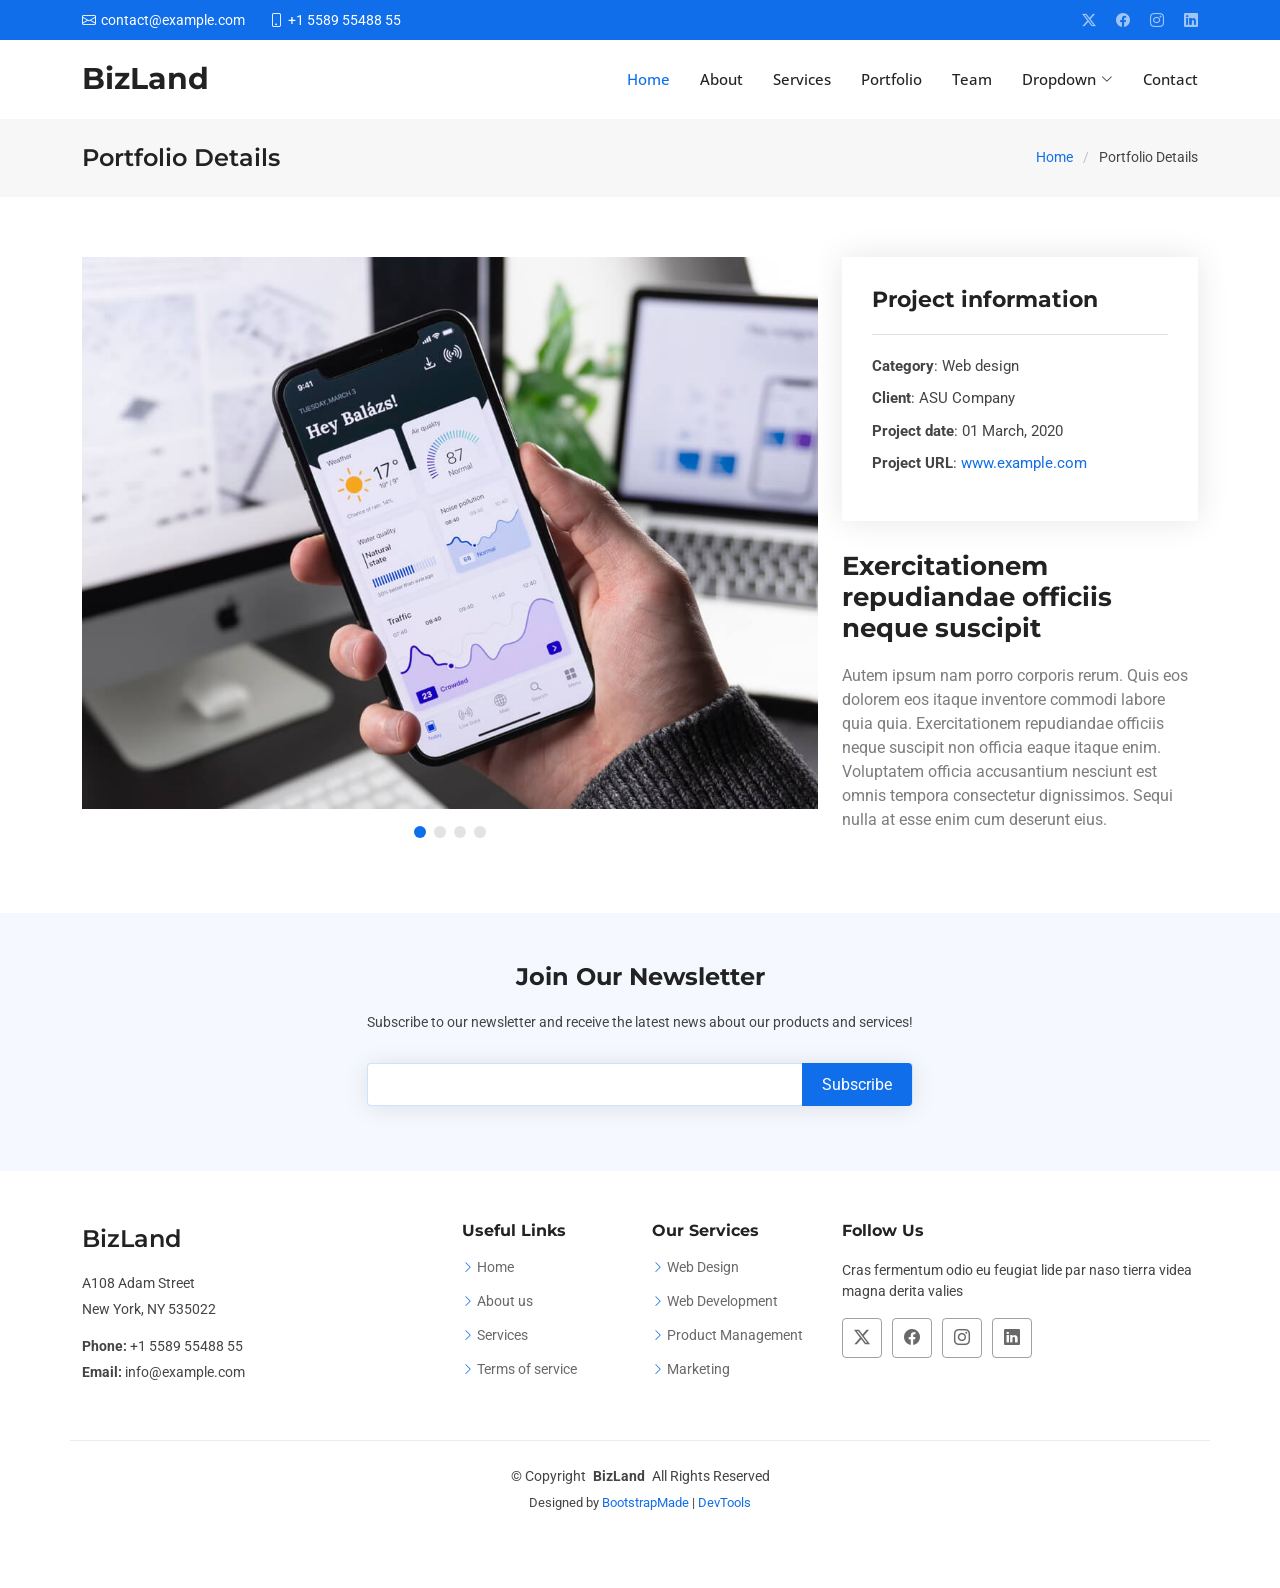
<file: portfolio-details.html>
<!DOCTYPE html>
<html lang="en">

<head>
  <meta charset="utf-8">
  <meta content="width=device-width, initial-scale=1.0" name="viewport">
  <title>Portfolio Details - BizLand Bootstrap Template</title>
  <meta name="description" content="">
  <meta name="keywords" content="">

  <!-- Favicons -->
  <link href="assets/img/favicon.png" rel="icon">
  <link href="assets/img/apple-touch-icon.png" rel="apple-touch-icon">

  <!-- Fonts -->
  <link href="https://fonts.googleapis.com" rel="preconnect">
  <link href="https://fonts.gstatic.com" rel="preconnect" crossorigin>
  <link href="https://fonts.googleapis.com/css2?family=Roboto:ital,wght@0,100;0,300;0,400;0,500;0,700;0,900;1,100;1,300;1,400;1,500;1,700;1,900&family=Open+Sans:ital,wght@0,300;0,400;0,500;0,600;0,700;0,800;1,300;1,400;1,500;1,600;1,700;1,800&family=Montserrat:ital,wght@0,100;0,200;0,300;0,400;0,500;0,600;0,700;0,800;0,900;1,100;1,200;1,300;1,400;1,500;1,600;1,700;1,800;1,900&display=swap" rel="stylesheet">

  <!-- Vendor CSS Files -->
  <link href="assets/vendor/bootstrap/css/bootstrap.min.css" rel="stylesheet">
  <link href="assets/vendor/bootstrap-icons/bootstrap-icons.css" rel="stylesheet">
  <link href="assets/vendor/aos/aos.css" rel="stylesheet">
  <link href="assets/vendor/glightbox/css/glightbox.min.css" rel="stylesheet">
  <link href="assets/vendor/swiper/swiper-bundle.min.css" rel="stylesheet">

  <!-- Main CSS File -->
  <link href="assets/css/main.css" rel="stylesheet">

  <!-- =======================================================
  * Template Name: BizLand
  * Template URL: https://bootstrapmade.com/bizland-bootstrap-business-template/
  * Updated: Dec 05 2024 with Bootstrap v5.3.3
  * Author: BootstrapMade.com
  * License: https://bootstrapmade.com/license/
  ======================================================== -->
</head>

<body class="portfolio-details-page">

  <header id="header" class="header sticky-top">

    <div class="topbar d-flex align-items-center">
      <div class="container d-flex justify-content-center justify-content-md-between">
        <div class="contact-info d-flex align-items-center">
          <i class="bi bi-envelope d-flex align-items-center"><a href="mailto:contact@example.com">contact@example.com</a></i>
          <i class="bi bi-phone d-flex align-items-center ms-4"><span>+1 5589 55488 55</span></i>
        </div>
        <div class="social-links d-none d-md-flex align-items-center">
          <a href="#" class="twitter"><i class="bi bi-twitter-x"></i></a>
          <a href="#" class="facebook"><i class="bi bi-facebook"></i></a>
          <a href="#" class="instagram"><i class="bi bi-instagram"></i></a>
          <a href="#" class="linkedin"><i class="bi bi-linkedin"></i></a>
        </div>
      </div>
    </div><!-- End Top Bar -->

    <div class="branding d-flex align-items-cente">

      <div class="container position-relative d-flex align-items-center justify-content-between">
        <a href="index.html" class="logo d-flex align-items-center">
          <!-- Uncomment the line below if you also wish to use an image logo -->
          <!-- <img src="assets/img/logo.png" alt=""> -->
          <h1 class="sitename">BizLand</h1>
        </a>

        <nav id="navmenu" class="navmenu">
          <ul>
            <li><a href="#hero">Home</a></li>
            <li><a href="#about">About</a></li>
            <li><a href="#services">Services</a></li>
            <li><a href="#portfolio">Portfolio</a></li>
            <li><a href="#team">Team</a></li>
            <li class="dropdown"><a href="#"><span>Dropdown</span> <i class="bi bi-chevron-down toggle-dropdown"></i></a>
              <ul>
                <li><a href="#">Dropdown 1</a></li>
                <li class="dropdown"><a href="#"><span>Deep Dropdown</span> <i class="bi bi-chevron-down toggle-dropdown"></i></a>
                  <ul>
                    <li><a href="#">Deep Dropdown 1</a></li>
                    <li><a href="#">Deep Dropdown 2</a></li>
                    <li><a href="#">Deep Dropdown 3</a></li>
                    <li><a href="#">Deep Dropdown 4</a></li>
                    <li><a href="#">Deep Dropdown 5</a></li>
                  </ul>
                </li>
                <li><a href="#">Dropdown 2</a></li>
                <li><a href="#">Dropdown 3</a></li>
                <li><a href="#">Dropdown 4</a></li>
              </ul>
            </li>
            <li><a href="#contact">Contact</a></li>
          </ul>
          <i class="mobile-nav-toggle d-xl-none bi bi-list"></i>
        </nav>

      </div>

    </div>

  </header>

  <main class="main">

    <!-- Page Title -->
    <div class="page-title" data-aos="fade">
      <div class="container d-lg-flex justify-content-between align-items-center">
        <h1 class="mb-2 mb-lg-0">Portfolio Details</h1>
        <nav class="breadcrumbs">
          <ol>
            <li><a href="index.html">Home</a></li>
            <li class="current">Portfolio Details</li>
          </ol>
        </nav>
      </div>
    </div><!-- End Page Title -->

    <!-- Portfolio Details Section -->
    <section id="portfolio-details" class="portfolio-details section">

      <div class="container" data-aos="fade-up" data-aos-delay="100">

        <div class="row gy-4">

          <div class="col-lg-8">
            <div class="portfolio-details-slider swiper init-swiper">

              <script type="application/json" class="swiper-config">
                {
                  "loop": true,
                  "speed": 600,
                  "autoplay": {
                    "delay": 5000
                  },
                  "slidesPerView": "auto",
                  "pagination": {
                    "el": ".swiper-pagination",
                    "type": "bullets",
                    "clickable": true
                  }
                }
              </script>

              <div class="swiper-wrapper align-items-center">

                <div class="swiper-slide">
                  <img src="assets/img/portfolio/app-1.jpg" alt="">
                </div>

                <div class="swiper-slide">
                  <img src="assets/img/portfolio/product-1.jpg" alt="">
                </div>

                <div class="swiper-slide">
                  <img src="assets/img/portfolio/branding-1.jpg" alt="">
                </div>

                <div class="swiper-slide">
                  <img src="assets/img/portfolio/books-1.jpg" alt="">
                </div>

              </div>
              <div class="swiper-pagination"></div>
            </div>
          </div>

          <div class="col-lg-4">
            <div class="portfolio-info" data-aos="fade-up" data-aos-delay="200">
              <h3>Project information</h3>
              <ul>
                <li><strong>Category</strong>: Web design</li>
                <li><strong>Client</strong>: ASU Company</li>
                <li><strong>Project date</strong>: 01 March, 2020</li>
                <li><strong>Project URL</strong>: <a href="#">www.example.com</a></li>
              </ul>
            </div>
            <div class="portfolio-description" data-aos="fade-up" data-aos-delay="300">
              <h2>Exercitationem repudiandae officiis neque suscipit</h2>
              <p>
                Autem ipsum nam porro corporis rerum. Quis eos dolorem eos itaque inventore commodi labore quia quia. Exercitationem repudiandae officiis neque suscipit non officia eaque itaque enim. Voluptatem officia accusantium nesciunt est omnis tempora consectetur dignissimos. Sequi nulla at esse enim cum deserunt eius.
              </p>
            </div>
          </div>

        </div>

      </div>

    </section><!-- /Portfolio Details Section -->

  </main>

  <footer id="footer" class="footer">

    <div class="footer-newsletter">
      <div class="container">
        <div class="row justify-content-center text-center">
          <div class="col-lg-6">
            <h4>Join Our Newsletter</h4>
            <p>Subscribe to our newsletter and receive the latest news about our products and services!</p>
            <form action="forms/newsletter.php" method="post" class="php-email-form">
              <div class="newsletter-form"><input type="email" name="email"><input type="submit" value="Subscribe"></div>
              <div class="loading">Loading</div>
              <div class="error-message"></div>
              <div class="sent-message">Your subscription request has been sent. Thank you!</div>
            </form>
          </div>
        </div>
      </div>
    </div>

    <div class="container footer-top">
      <div class="row gy-4">
        <div class="col-lg-4 col-md-6 footer-about">
          <a href="index.html" class="d-flex align-items-center">
            <span class="sitename">BizLand</span>
          </a>
          <div class="footer-contact pt-3">
            <p>A108 Adam Street</p>
            <p>New York, NY 535022</p>
            <p class="mt-3"><strong>Phone:</strong> <span>+1 5589 55488 55</span></p>
            <p><strong>Email:</strong> <span>info@example.com</span></p>
          </div>
        </div>

        <div class="col-lg-2 col-md-3 footer-links">
          <h4>Useful Links</h4>
          <ul>
            <li><i class="bi bi-chevron-right"></i> <a href="#">Home</a></li>
            <li><i class="bi bi-chevron-right"></i> <a href="#">About us</a></li>
            <li><i class="bi bi-chevron-right"></i> <a href="#">Services</a></li>
            <li><i class="bi bi-chevron-right"></i> <a href="#">Terms of service</a></li>
          </ul>
        </div>

        <div class="col-lg-2 col-md-3 footer-links">
          <h4>Our Services</h4>
          <ul>
            <li><i class="bi bi-chevron-right"></i> <a href="#">Web Design</a></li>
            <li><i class="bi bi-chevron-right"></i> <a href="#">Web Development</a></li>
            <li><i class="bi bi-chevron-right"></i> <a href="#">Product Management</a></li>
            <li><i class="bi bi-chevron-right"></i> <a href="#">Marketing</a></li>
          </ul>
        </div>

        <div class="col-lg-4 col-md-12">
          <h4>Follow Us</h4>
          <p>Cras fermentum odio eu feugiat lide par naso tierra videa magna derita valies</p>
          <div class="social-links d-flex">
            <a href=""><i class="bi bi-twitter-x"></i></a>
            <a href=""><i class="bi bi-facebook"></i></a>
            <a href=""><i class="bi bi-instagram"></i></a>
            <a href=""><i class="bi bi-linkedin"></i></a>
          </div>
        </div>

      </div>
    </div>

    <div class="container copyright text-center mt-4">
      <p>© <span>Copyright</span> <strong class="px-1 sitename">BizLand</strong> <span>All Rights Reserved</span></p>
      <div class="credits">
        <!-- All the links in the footer should remain intact. -->
        <!-- You can delete the links only if you've purchased the pro version. -->
        <!-- Licensing information: https://bootstrapmade.com/license/ -->
        <!-- Purchase the pro version with working PHP/AJAX contact form: [buy-url] -->
        Designed by <a href="https://bootstrapmade.com/">BootstrapMade</a> | <a href="https://bootstrapmade.com/tools/">DevTools</a>
      </div>
    </div>

  </footer>

  <!-- Scroll Top -->
  <a href="#" id="scroll-top" class="scroll-top d-flex align-items-center justify-content-center"><i class="bi bi-arrow-up-short"></i></a>

  <!-- Preloader -->
  <div id="preloader">
    <div></div>
    <div></div>
    <div></div>
    <div></div>
  </div>

  <!-- Vendor JS Files -->
  <script src="assets/vendor/bootstrap/js/bootstrap.bundle.min.js"></script>
  <script src="assets/vendor/php-email-form/validate.js"></script>
  <script src="assets/vendor/aos/aos.js"></script>
  <script src="assets/vendor/glightbox/js/glightbox.min.js"></script>
  <script src="assets/vendor/waypoints/noframework.waypoints.js"></script>
  <script src="assets/vendor/purecounter/purecounter_vanilla.js"></script>
  <script src="assets/vendor/swiper/swiper-bundle.min.js"></script>
  <script src="assets/vendor/imagesloaded/imagesloaded.pkgd.min.js"></script>
  <script src="assets/vendor/isotope-layout/isotope.pkgd.min.js"></script>

  <!-- Main JS File -->
  <script src="assets/js/main.js"></script>

</body>

</html>
</file>
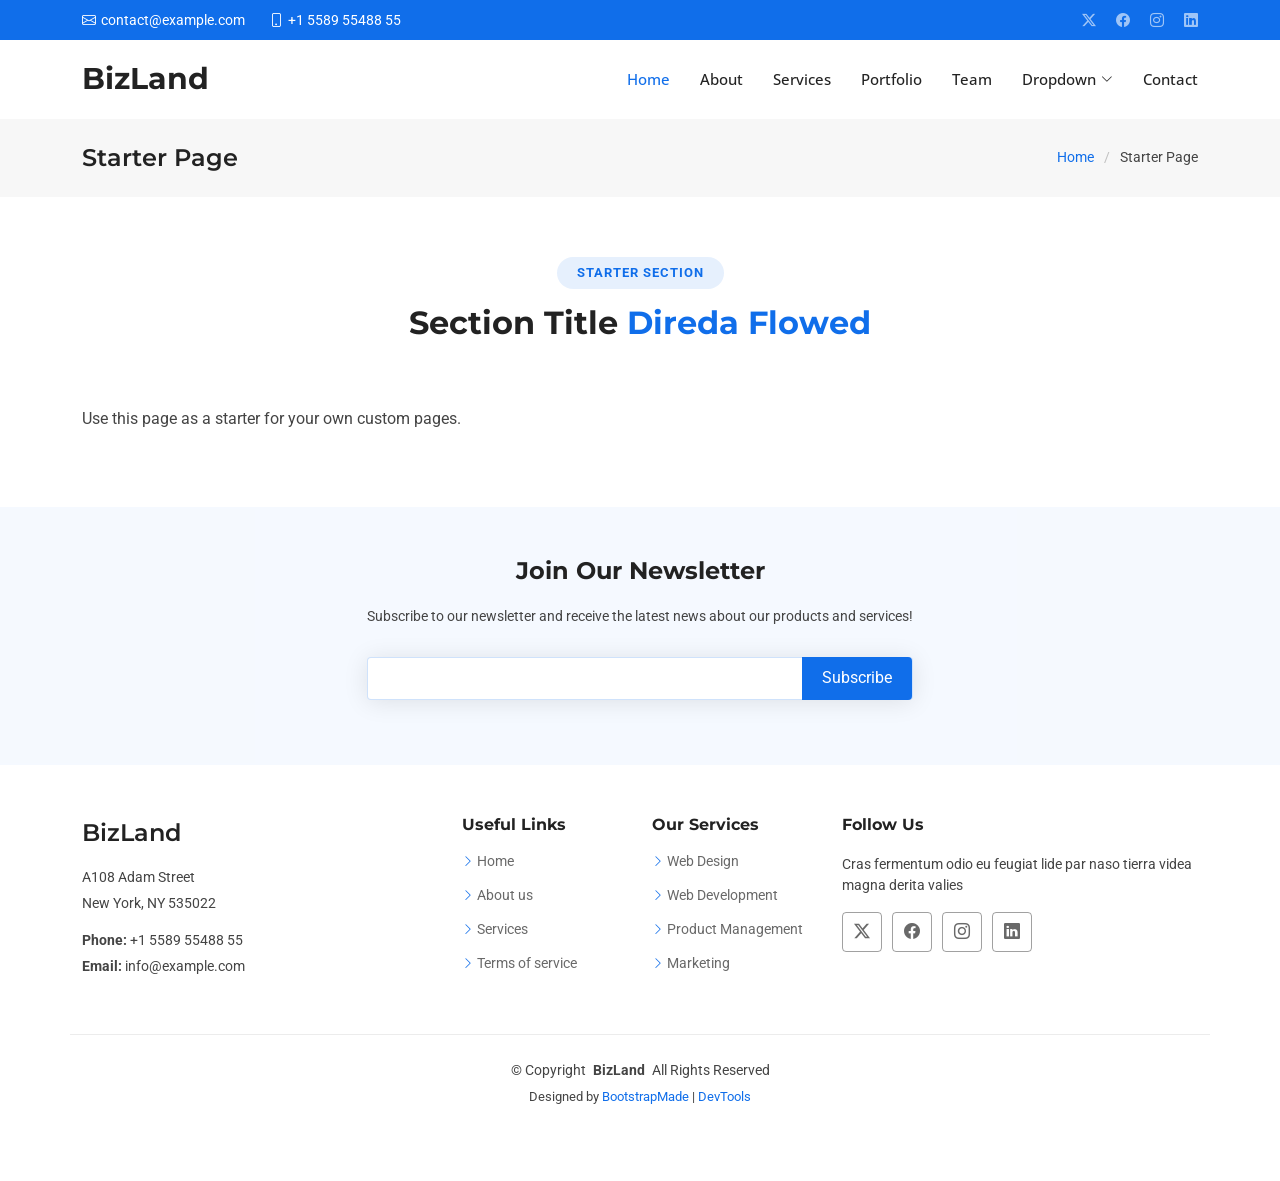
<file: starter-page.html>
<!DOCTYPE html>
<html lang="en">

<head>
  <meta charset="utf-8">
  <meta content="width=device-width, initial-scale=1.0" name="viewport">
  <title>Starter Page - BizLand Bootstrap Template</title>
  <meta name="description" content="">
  <meta name="keywords" content="">

  <!-- Favicons -->
  <link href="assets/img/favicon.png" rel="icon">
  <link href="assets/img/apple-touch-icon.png" rel="apple-touch-icon">

  <!-- Fonts -->
  <link href="https://fonts.googleapis.com" rel="preconnect">
  <link href="https://fonts.gstatic.com" rel="preconnect" crossorigin>
  <link href="https://fonts.googleapis.com/css2?family=Roboto:ital,wght@0,100;0,300;0,400;0,500;0,700;0,900;1,100;1,300;1,400;1,500;1,700;1,900&family=Open+Sans:ital,wght@0,300;0,400;0,500;0,600;0,700;0,800;1,300;1,400;1,500;1,600;1,700;1,800&family=Montserrat:ital,wght@0,100;0,200;0,300;0,400;0,500;0,600;0,700;0,800;0,900;1,100;1,200;1,300;1,400;1,500;1,600;1,700;1,800;1,900&display=swap" rel="stylesheet">

  <!-- Vendor CSS Files -->
  <link href="assets/vendor/bootstrap/css/bootstrap.min.css" rel="stylesheet">
  <link href="assets/vendor/bootstrap-icons/bootstrap-icons.css" rel="stylesheet">
  <link href="assets/vendor/aos/aos.css" rel="stylesheet">
  <link href="assets/vendor/glightbox/css/glightbox.min.css" rel="stylesheet">
  <link href="assets/vendor/swiper/swiper-bundle.min.css" rel="stylesheet">

  <!-- Main CSS File -->
  <link href="assets/css/main.css" rel="stylesheet">

  <!-- =======================================================
  * Template Name: BizLand
  * Template URL: https://bootstrapmade.com/bizland-bootstrap-business-template/
  * Updated: Dec 05 2024 with Bootstrap v5.3.3
  * Author: BootstrapMade.com
  * License: https://bootstrapmade.com/license/
  ======================================================== -->
</head>

<body class="starter-page-page">

  <header id="header" class="header sticky-top">

    <div class="topbar d-flex align-items-center">
      <div class="container d-flex justify-content-center justify-content-md-between">
        <div class="contact-info d-flex align-items-center">
          <i class="bi bi-envelope d-flex align-items-center"><a href="mailto:contact@example.com">contact@example.com</a></i>
          <i class="bi bi-phone d-flex align-items-center ms-4"><span>+1 5589 55488 55</span></i>
        </div>
        <div class="social-links d-none d-md-flex align-items-center">
          <a href="#" class="twitter"><i class="bi bi-twitter-x"></i></a>
          <a href="#" class="facebook"><i class="bi bi-facebook"></i></a>
          <a href="#" class="instagram"><i class="bi bi-instagram"></i></a>
          <a href="#" class="linkedin"><i class="bi bi-linkedin"></i></a>
        </div>
      </div>
    </div><!-- End Top Bar -->

    <div class="branding d-flex align-items-cente">

      <div class="container position-relative d-flex align-items-center justify-content-between">
        <a href="index.html" class="logo d-flex align-items-center">
          <!-- Uncomment the line below if you also wish to use an image logo -->
          <!-- <img src="assets/img/logo.png" alt=""> -->
          <h1 class="sitename">BizLand</h1>
        </a>

        <nav id="navmenu" class="navmenu">
          <ul>
            <li><a href="#hero">Home</a></li>
            <li><a href="#about">About</a></li>
            <li><a href="#services">Services</a></li>
            <li><a href="#portfolio">Portfolio</a></li>
            <li><a href="#team">Team</a></li>
            <li class="dropdown"><a href="#"><span>Dropdown</span> <i class="bi bi-chevron-down toggle-dropdown"></i></a>
              <ul>
                <li><a href="#">Dropdown 1</a></li>
                <li class="dropdown"><a href="#"><span>Deep Dropdown</span> <i class="bi bi-chevron-down toggle-dropdown"></i></a>
                  <ul>
                    <li><a href="#">Deep Dropdown 1</a></li>
                    <li><a href="#">Deep Dropdown 2</a></li>
                    <li><a href="#">Deep Dropdown 3</a></li>
                    <li><a href="#">Deep Dropdown 4</a></li>
                    <li><a href="#">Deep Dropdown 5</a></li>
                  </ul>
                </li>
                <li><a href="#">Dropdown 2</a></li>
                <li><a href="#">Dropdown 3</a></li>
                <li><a href="#">Dropdown 4</a></li>
              </ul>
            </li>
            <li><a href="#contact">Contact</a></li>
          </ul>
          <i class="mobile-nav-toggle d-xl-none bi bi-list"></i>
        </nav>

      </div>

    </div>

  </header>

  <main class="main">

    <!-- Page Title -->
    <div class="page-title" data-aos="fade">
      <div class="container d-lg-flex justify-content-between align-items-center">
        <h1 class="mb-2 mb-lg-0">Starter Page</h1>
        <nav class="breadcrumbs">
          <ol>
            <li><a href="index.html">Home</a></li>
            <li class="current">Starter Page</li>
          </ol>
        </nav>
      </div>
    </div><!-- End Page Title -->

    <!-- Starter Section Section -->
    <section id="starter-section" class="starter-section section">

      <!-- Section Title -->
      <div class="container section-title" data-aos="fade-up">
        <h2>Starter Section</h2>
        <p><span>Section Title</span> <span class="description-title">Direda Flowed</span></p>
      </div><!-- End Section Title -->

      <div class="container" data-aos="fade-up">
        <p>Use this page as a starter for your own custom pages.</p>
      </div>

    </section><!-- /Starter Section Section -->

  </main>

  <footer id="footer" class="footer">

    <div class="footer-newsletter">
      <div class="container">
        <div class="row justify-content-center text-center">
          <div class="col-lg-6">
            <h4>Join Our Newsletter</h4>
            <p>Subscribe to our newsletter and receive the latest news about our products and services!</p>
            <form action="forms/newsletter.php" method="post" class="php-email-form">
              <div class="newsletter-form"><input type="email" name="email"><input type="submit" value="Subscribe"></div>
              <div class="loading">Loading</div>
              <div class="error-message"></div>
              <div class="sent-message">Your subscription request has been sent. Thank you!</div>
            </form>
          </div>
        </div>
      </div>
    </div>

    <div class="container footer-top">
      <div class="row gy-4">
        <div class="col-lg-4 col-md-6 footer-about">
          <a href="index.html" class="d-flex align-items-center">
            <span class="sitename">BizLand</span>
          </a>
          <div class="footer-contact pt-3">
            <p>A108 Adam Street</p>
            <p>New York, NY 535022</p>
            <p class="mt-3"><strong>Phone:</strong> <span>+1 5589 55488 55</span></p>
            <p><strong>Email:</strong> <span>info@example.com</span></p>
          </div>
        </div>

        <div class="col-lg-2 col-md-3 footer-links">
          <h4>Useful Links</h4>
          <ul>
            <li><i class="bi bi-chevron-right"></i> <a href="#">Home</a></li>
            <li><i class="bi bi-chevron-right"></i> <a href="#">About us</a></li>
            <li><i class="bi bi-chevron-right"></i> <a href="#">Services</a></li>
            <li><i class="bi bi-chevron-right"></i> <a href="#">Terms of service</a></li>
          </ul>
        </div>

        <div class="col-lg-2 col-md-3 footer-links">
          <h4>Our Services</h4>
          <ul>
            <li><i class="bi bi-chevron-right"></i> <a href="#">Web Design</a></li>
            <li><i class="bi bi-chevron-right"></i> <a href="#">Web Development</a></li>
            <li><i class="bi bi-chevron-right"></i> <a href="#">Product Management</a></li>
            <li><i class="bi bi-chevron-right"></i> <a href="#">Marketing</a></li>
          </ul>
        </div>

        <div class="col-lg-4 col-md-12">
          <h4>Follow Us</h4>
          <p>Cras fermentum odio eu feugiat lide par naso tierra videa magna derita valies</p>
          <div class="social-links d-flex">
            <a href=""><i class="bi bi-twitter-x"></i></a>
            <a href=""><i class="bi bi-facebook"></i></a>
            <a href=""><i class="bi bi-instagram"></i></a>
            <a href=""><i class="bi bi-linkedin"></i></a>
          </div>
        </div>

      </div>
    </div>

    <div class="container copyright text-center mt-4">
      <p>© <span>Copyright</span> <strong class="px-1 sitename">BizLand</strong> <span>All Rights Reserved</span></p>
      <div class="credits">
        <!-- All the links in the footer should remain intact. -->
        <!-- You can delete the links only if you've purchased the pro version. -->
        <!-- Licensing information: https://bootstrapmade.com/license/ -->
        <!-- Purchase the pro version with working PHP/AJAX contact form: [buy-url] -->
        Designed by <a href="https://bootstrapmade.com/">BootstrapMade</a> | <a href="https://bootstrapmade.com/tools/">DevTools</a>
      </div>
    </div>

  </footer>

  <!-- Scroll Top -->
  <a href="#" id="scroll-top" class="scroll-top d-flex align-items-center justify-content-center"><i class="bi bi-arrow-up-short"></i></a>

  <!-- Preloader -->
  <div id="preloader">
    <div></div>
    <div></div>
    <div></div>
    <div></div>
  </div>

  <!-- Vendor JS Files -->
  <script src="assets/vendor/bootstrap/js/bootstrap.bundle.min.js"></script>
  <script src="assets/vendor/php-email-form/validate.js"></script>
  <script src="assets/vendor/aos/aos.js"></script>
  <script src="assets/vendor/glightbox/js/glightbox.min.js"></script>
  <script src="assets/vendor/waypoints/noframework.waypoints.js"></script>
  <script src="assets/vendor/purecounter/purecounter_vanilla.js"></script>
  <script src="assets/vendor/swiper/swiper-bundle.min.js"></script>
  <script src="assets/vendor/imagesloaded/imagesloaded.pkgd.min.js"></script>
  <script src="assets/vendor/isotope-layout/isotope.pkgd.min.js"></script>

  <!-- Main JS File -->
  <script src="assets/js/main.js"></script>

</body>

</html>
</file>
<file: assets/css/main.css>
/**
* Template Name: BizLand
* Template URL: https://bootstrapmade.com/bizland-bootstrap-business-template/
* Updated: Dec 05 2024 with Bootstrap v5.3.3
* Author: BootstrapMade.com
* License: https://bootstrapmade.com/license/
*/

/*--------------------------------------------------------------
# Font & Color Variables
# Help: https://bootstrapmade.com/color-system/
--------------------------------------------------------------*/
/* Fonts */
:root {
  --default-font: "Roboto",  system-ui, -apple-system, "Segoe UI", Roboto, "Helvetica Neue", Arial, "Noto Sans", "Liberation Sans", sans-serif, "Apple Color Emoji", "Segoe UI Emoji", "Segoe UI Symbol", "Noto Color Emoji";
  --heading-font: "Montserrat",  sans-serif;
  --nav-font: "Open Sans",  sans-serif;
}

/* Global Colors - The following color variables are used throughout the website. Updating them here will change the color scheme of the entire website */
:root { 
  --background-color: #ffffff; /* Background color for the entire website, including individual sections */
  --default-color: #444444; /* Default color used for the majority of the text content across the entire website */
  --heading-color: #222222; /* Color for headings, subheadings and title throughout the website */
  --accent-color: #106eea; /* Accent color that represents your brand on the website. It's used for buttons, links, and other elements that need to stand out */
  --surface-color: #ffffff; /* The surface color is used as a background of boxed elements within sections, such as cards, icon boxes, or other elements that require a visual separation from the global background. */
  --contrast-color: #ffffff; /* Contrast color for text, ensuring readability against backgrounds of accent, heading, or default colors. */
}

/* Nav Menu Colors - The following color variables are used specifically for the navigation menu. They are separate from the global colors to allow for more customization options */
:root {
  --nav-color: #222222;  /* The default color of the main navmenu links */
  --nav-hover-color: #106eea; /* Applied to main navmenu links when they are hovered over or active */
  --nav-mobile-background-color: #ffffff; /* Used as the background color for mobile navigation menu */
  --nav-dropdown-background-color: #ffffff; /* Used as the background color for dropdown items that appear when hovering over primary navigation items */
  --nav-dropdown-color: #222222; /* Used for navigation links of the dropdown items in the navigation menu. */
  --nav-dropdown-hover-color: #106eea; /* Similar to --nav-hover-color, this color is applied to dropdown navigation links when they are hovered over. */
}

/* Color Presets - These classes override global colors when applied to any section or element, providing reuse of the sam color scheme. */

.light-background {
  --background-color: #f5f9ff;
  --surface-color: #ffffff;
}

.dark-background {
  --background-color: #060606;
  --default-color: #ffffff;
  --heading-color: #ffffff;
  --surface-color: #252525;
  --contrast-color: #ffffff;
}

/* Smooth scroll */
:root {
  scroll-behavior: smooth;
}

/*--------------------------------------------------------------
# General Styling & Shared Classes
--------------------------------------------------------------*/
body {
  color: var(--default-color);
  background-color: var(--background-color);
  font-family: var(--default-font);
}

a {
  color: var(--accent-color);
  text-decoration: none;
  transition: 0.3s;
}

a:hover {
  color: color-mix(in srgb, var(--accent-color), transparent 25%);
  text-decoration: none;
}

h1,
h2,
h3,
h4,
h5,
h6 {
  color: var(--heading-color);
  font-family: var(--heading-font);
}

/* PHP Email Form Messages
------------------------------*/
.php-email-form .error-message {
  display: none;
  background: #df1529;
  color: #ffffff;
  text-align: left;
  padding: 15px;
  margin-bottom: 24px;
  font-weight: 600;
}

.php-email-form .sent-message {
  display: none;
  color: #ffffff;
  background: #059652;
  text-align: center;
  padding: 15px;
  margin-bottom: 24px;
  font-weight: 600;
}

.php-email-form .loading {
  display: none;
  background: var(--surface-color);
  text-align: center;
  padding: 15px;
  margin-bottom: 24px;
}

.php-email-form .loading:before {
  content: "";
  display: inline-block;
  border-radius: 50%;
  width: 24px;
  height: 24px;
  margin: 0 10px -6px 0;
  border: 3px solid var(--accent-color);
  border-top-color: var(--surface-color);
  animation: php-email-form-loading 1s linear infinite;
}

@keyframes php-email-form-loading {
  0% {
    transform: rotate(0deg);
  }

  100% {
    transform: rotate(360deg);
  }
}

/*--------------------------------------------------------------
# Global Header
--------------------------------------------------------------*/
.header {
  color: var(--default-color);
  transition: all 0.5s;
  z-index: 997;
  background-color: var(--background-color);
}

.header .topbar {
  background-color: var(--accent-color);
  height: 40px;
  padding: 0;
  font-size: 14px;
  transition: all 0.5s;
}

.header .topbar .contact-info i {
  font-style: normal;
  color: var(--contrast-color);
}

.header .topbar .contact-info i a,
.header .topbar .contact-info i span {
  padding-left: 5px;
  color: var(--contrast-color);
}

@media (max-width: 575px) {

  .header .topbar .contact-info i a,
  .header .topbar .contact-info i span {
    font-size: 13px;
  }
}

.header .topbar .contact-info i a {
  line-height: 0;
  transition: 0.3s;
}

.header .topbar .contact-info i a:hover {
  color: var(--contrast-color);
  text-decoration: underline;
}

.header .topbar .social-links a {
  color: color-mix(in srgb, var(--contrast-color), transparent 40%);
  line-height: 0;
  transition: 0.3s;
  margin-left: 20px;
}

.header .topbar .social-links a:hover {
  color: var(--contrast-color);
}

@media (max-width: 767px) {
  .header .topbar .container {
    justify-content: space-between !important;
    align-items: center;
    flex-wrap: wrap;
    gap: 0.5rem;
  }

  .header .topbar .contact-info {
    display: flex;
    justify-content: space-between;
    align-items: center;
    gap: 1rem;
    width: 100%;
    flex-wrap: wrap;
  }

  .header .topbar .contact-info i {
    width: auto;
    margin: 0;
    justify-content: flex-start;
  }

  .header .topbar .contact-info i a,
  .header .topbar .contact-info i span {
    white-space: nowrap;
    overflow-wrap: normal;
    word-break: normal;
  }

  .header .topbar .contact-info i a {
    display: inline-block;
  }

  .header .topbar .contact-info i span {
    display: inline-block;
  }

  @media (max-width: 480px) {
    .header .topbar .contact-info {
      flex-direction: column;
      align-items: flex-start;
    }

    .header .topbar .contact-info i {
      width: 100%;
    }

    .header .topbar .contact-info i a,
    .header .topbar .contact-info i span {
      white-space: normal;
    }
  }
}

.header .branding {
  background-color: var(--background-color);
  min-height: 60px;
  padding: 10px 0;
}

.header .logo {
  line-height: 1;
}

.header .logo img {
  max-height: 60px;
  width: auto;
}

.header .logo h1 {
  font-size: 30px;
  margin: 0;
  font-weight: 700;
  color: var(--heading-color);
}

.scrolled .header {
  box-shadow: 0px 0 18px rgba(0, 0, 0, 0.1);
}

.scrolled .header .topbar {
  height: 0;
  visibility: hidden;
  overflow: hidden;
}

/*--------------------------------------------------------------
# Navigation Menu
--------------------------------------------------------------*/
/* Navmenu - Desktop */
@media (min-width: 1200px) {
  .navmenu {
    padding: 0;
  }

  .navmenu ul {
    margin: 0;
    padding: 0;
    display: flex;
    list-style: none;
    align-items: center;
  }

  .navmenu li {
    position: relative;
  }

  .navmenu a,
  .navmenu a:focus {
    color: var(--nav-color);
    padding: 18px 15px;
    font-size: 15px;
    font-family: var(--nav-font);
    font-weight: 500;
    display: flex;
    align-items: center;
    justify-content: space-between;
    white-space: nowrap;
    transition: 0.3s;
  }

  .navmenu a i,
  .navmenu a:focus i {
    font-size: 12px;
    line-height: 0;
    margin-left: 5px;
    transition: 0.3s;
  }

  .navmenu li:last-child a {
    padding-right: 0;
  }

  .navmenu li:hover>a,
  .navmenu .active,
  .navmenu .active:focus {
    color: var(--nav-hover-color);
  }

  .navmenu .dropdown ul {
    margin: 0;
    padding: 10px 0;
    background: var(--nav-dropdown-background-color);
    display: block;
    position: absolute;
    visibility: hidden;
    left: 14px;
    top: 130%;
    opacity: 0;
    transition: 0.3s;
    border-radius: 4px;
    z-index: 99;
    box-shadow: 0px 0px 30px rgba(0, 0, 0, 0.1);
  }

  .navmenu .dropdown ul li {
    min-width: 200px;
  }

  .navmenu .dropdown ul a {
    padding: 10px 20px;
    font-size: 15px;
    text-transform: none;
    color: var(--nav-dropdown-color);
  }

  .navmenu .dropdown ul a i {
    font-size: 12px;
  }

  .navmenu .dropdown ul a:hover,
  .navmenu .dropdown ul .active:hover,
  .navmenu .dropdown ul li:hover>a {
    color: var(--nav-dropdown-hover-color);
  }

  .navmenu .dropdown:hover>ul {
    opacity: 1;
    top: 100%;
    visibility: visible;
  }

  .navmenu .dropdown .dropdown ul {
    top: 0;
    left: -90%;
    visibility: hidden;
  }

  .navmenu .dropdown .dropdown:hover>ul {
    opacity: 1;
    top: 0;
    left: -100%;
    visibility: visible;
  }
}

/* Navmenu - Mobile */
@media (max-width: 1199px) {
  .mobile-nav-toggle {
    color: var(--nav-color);
    font-size: 28px;
    line-height: 0;
    margin-right: 10px;
    cursor: pointer;
    transition: color 0.3s;
  }

  .navmenu {
    padding: 0;
    z-index: 9997;
  }

  .navmenu ul {
    display: none;
    list-style: none;
    position: absolute;
    inset: 60px 20px 20px 20px;
    padding: 10px 0;
    margin: 0;
    border-radius: 6px;
    background-color: var(--nav-mobile-background-color);
    overflow-y: auto;
    transition: 0.3s;
    z-index: 9998;
    box-shadow: 0px 0px 30px rgba(0, 0, 0, 0.1);
  }

  .navmenu a,
  .navmenu a:focus {
    color: var(--nav-dropdown-color);
    padding: 10px 20px;
    font-family: var(--nav-font);
    font-size: 17px;
    font-weight: 500;
    display: flex;
    align-items: center;
    justify-content: space-between;
    white-space: nowrap;
    transition: 0.3s;
  }

  .navmenu a i,
  .navmenu a:focus i {
    font-size: 12px;
    line-height: 0;
    margin-left: 5px;
    width: 30px;
    height: 30px;
    display: flex;
    align-items: center;
    justify-content: center;
    border-radius: 50%;
    transition: 0.3s;
    background-color: color-mix(in srgb, var(--accent-color), transparent 90%);
  }

  .navmenu a i:hover,
  .navmenu a:focus i:hover {
    background-color: var(--accent-color);
    color: var(--contrast-color);
  }

  .navmenu a:hover,
  .navmenu .active,
  .navmenu .active:focus {
    color: var(--nav-dropdown-hover-color);
  }

  .navmenu .active i,
  .navmenu .active:focus i {
    background-color: var(--accent-color);
    color: var(--contrast-color);
    transform: rotate(180deg);
  }

  .navmenu .dropdown ul {
    position: static;
    display: none;
    z-index: 99;
    padding: 10px 0;
    margin: 10px 20px;
    background-color: var(--nav-dropdown-background-color);
    border: 1px solid color-mix(in srgb, var(--default-color), transparent 90%);
    box-shadow: none;
    transition: all 0.5s ease-in-out;
  }

  .navmenu .dropdown ul ul {
    background-color: rgba(33, 37, 41, 0.1);
  }

  .navmenu .dropdown>.dropdown-active {
    display: block;
    background-color: rgba(33, 37, 41, 0.03);
  }

  .mobile-nav-active {
    overflow: hidden;
  }

  .mobile-nav-active .mobile-nav-toggle {
    color: #fff;
    position: absolute;
    font-size: 32px;
    top: 15px;
    right: 15px;
    margin-right: 0;
    z-index: 9999;
  }

  .mobile-nav-active .navmenu {
    position: fixed;
    overflow: hidden;
    inset: 0;
    background: rgba(33, 37, 41, 0.8);
    transition: 0.3s;
  }

  .mobile-nav-active .navmenu>ul {
    display: block;
  }
}

/*--------------------------------------------------------------
# Global Footer
--------------------------------------------------------------*/
.footer {
  color: var(--default-color);
  background-color: var(--background-color);
  font-size: 14px;
  padding-bottom: 50px;
  position: relative;
}

.footer .footer-newsletter {
  background-color: color-mix(in srgb, var(--accent-color), transparent 96%);
  padding: 50px 0;
}

.footer .footer-newsletter h4 {
  font-size: 24px;
}

.footer .footer-newsletter .newsletter-form {
  margin-top: 30px;
  margin-bottom: 15px;
  padding: 6px 8px;
  position: relative;
  background-color: var(--surface-color);
  border: 1px solid color-mix(in srgb, var(--accent-color), transparent 80%);
  box-shadow: 0px 2px 25px rgba(0, 0, 0, 0.1);
  display: flex;
  transition: 0.3s;
  border-radius: 4px;
}

.footer .footer-newsletter .newsletter-form:focus-within {
  border-color: var(--accent-color);
}

.footer .footer-newsletter .newsletter-form input[type=email] {
  border: 0;
  padding: 4px;
  width: 100%;
  background-color: var(--surface-color);
  color: var(--default-color);
}

.footer .footer-newsletter .newsletter-form input[type=email]:focus-visible {
  outline: none;
}

.footer .footer-newsletter .newsletter-form input[type=submit] {
  border: 0;
  font-size: 16px;
  padding: 0 20px;
  margin: -7px -8px -7px 0;
  background: var(--accent-color);
  color: var(--contrast-color);
  transition: 0.3s;
  border-radius: 0 4px 4px 0;
}

.footer .footer-newsletter .newsletter-form input[type=submit]:hover {
  background: color-mix(in srgb, var(--accent-color), transparent 20%);
}

.footer .footer-top {
  padding-top: 50px;
}

.footer .social-links a {
  display: flex;
  align-items: center;
  justify-content: center;
  width: 40px;
  height: 40px;
  border-radius: 4px;
  border: 1px solid color-mix(in srgb, var(--default-color), transparent 50%);
  font-size: 16px;
  color: color-mix(in srgb, var(--default-color), transparent 20%);
  margin-right: 10px;
  transition: 0.3s;
}

.footer .social-links a:hover {
  color: var(--accent-color);
  border-color: var(--accent-color);
}

.footer h4 {
  font-size: 16px;
  font-weight: bold;
  position: relative;
  padding-bottom: 12px;
}

.footer .footer-links {
  margin-bottom: 30px;
}

.footer .footer-links ul {
  list-style: none;
  padding: 0;
  margin: 0;
}

.footer .footer-links ul i {
  margin-right: 3px;
  font-size: 12px;
  line-height: 0;
  color: var(--accent-color);
}

.footer .footer-links ul li {
  padding: 10px 0;
  display: flex;
  align-items: center;
}

.footer .footer-links ul li:first-child {
  padding-top: 0;
}

.footer .footer-links ul a {
  display: inline-block;
  color: color-mix(in srgb, var(--default-color), transparent 20%);
  line-height: 1;
}

.footer .footer-links ul a:hover {
  color: var(--accent-color);
}

.footer .footer-about a {
  color: var(--heading-color);
  font-size: 24px;
  font-weight: 600;
  font-family: var(--heading-font);
}

.footer .footer-contact p {
  margin-bottom: 5px;
}

.footer .copyright {
  padding-top: 25px;
  padding-bottom: 25px;
  border-top: 1px solid color-mix(in srgb, var(--default-color), transparent 90%);
}

.footer .copyright p {
  margin-bottom: 0;
}

.footer .credits {
  margin-top: 6px;
  font-size: 13px;
}

/*--------------------------------------------------------------
# Preloader
--------------------------------------------------------------*/
#preloader {
  position: fixed;
  inset: 0;
  z-index: 9999;
  overflow: hidden;
  background-color: var(--background-color);
  transition: all 0.6s ease-out;
  width: 100%;
  height: 100vh;
  display: flex;
  align-items: center;
  justify-content: center;
}

#preloader div {
  width: 13px;
  height: 13px;
  background-color: var(--accent-color);
  border-radius: 50%;
  animation-timing-function: cubic-bezier(0, 1, 1, 0);
  position: absolute;
  left: 50%;
}

#preloader div:nth-child(1) {
  left: calc(50% + 8px);
  animation: animate-preloader-1 0.6s infinite;
}

#preloader div:nth-child(2) {
  left: calc(50% + 8px);
  animation: animate-preloader-2 0.6s infinite;
}

#preloader div:nth-child(3) {
  left: calc(50% + 32px);
  animation: animate-preloader-2 0.6s infinite;
}

#preloader div:nth-child(4) {
  left: calc(50% + 56px);
  animation: animate-preloader-3 0.6s infinite;
}

@keyframes animate-preloader-1 {
  0% {
    transform: scale(0);
  }

  100% {
    transform: scale(1);
  }
}

@keyframes animate-preloader-3 {
  0% {
    transform: scale(1);
  }

  100% {
    transform: scale(0);
  }
}

@keyframes animate-preloader-2 {
  0% {
    transform: translate(0, 0);
  }

  100% {
    transform: translate(24px, 0);
  }
}

/*--------------------------------------------------------------
# Scroll Top Button
--------------------------------------------------------------*/
.scroll-top {
  position: fixed;
  visibility: hidden;
  opacity: 0;
  right: 15px;
  bottom: 15px;
  z-index: 99999;
  background-color: var(--accent-color);
  width: 40px;
  height: 40px;
  border-radius: 4px;
  transition: all 0.4s;
}

.scroll-top i {
  font-size: 24px;
  color: var(--contrast-color);
  line-height: 0;
}

.scroll-top:hover {
  background-color: color-mix(in srgb, var(--accent-color), transparent 20%);
  color: var(--contrast-color);
}

.scroll-top.active {
  visibility: visible;
  opacity: 1;
}

/*--------------------------------------------------------------
# Disable aos animation delay on mobile devices
--------------------------------------------------------------*/
@media screen and (max-width: 768px) {
  [data-aos-delay] {
    transition-delay: 0 !important;
  }
}

/*--------------------------------------------------------------
# Global Page Titles & Breadcrumbs
--------------------------------------------------------------*/
.page-title {
  --background-color: color-mix(in srgb, var(--default-color), transparent 96%);
  color: var(--default-color);
  background-color: var(--background-color);
  padding: 25px 0;
  position: relative;
}

.page-title h1 {
  font-size: 24px;
  font-weight: 600;
}

.page-title .breadcrumbs ol {
  display: flex;
  flex-wrap: wrap;
  list-style: none;
  padding: 0;
  margin: 0;
  font-size: 14px;
  font-weight: 400;
}

.page-title .breadcrumbs ol li+li {
  padding-left: 10px;
}

.page-title .breadcrumbs ol li+li::before {
  content: "/";
  display: inline-block;
  padding-right: 10px;
  color: color-mix(in srgb, var(--default-color), transparent 70%);
}

/*--------------------------------------------------------------
# Global Sections
--------------------------------------------------------------*/
section,
.section {
  color: var(--default-color);
  background-color: var(--background-color);
  padding: 60px 0;
  scroll-margin-top: 78px;
  overflow: clip;
}

@media (max-width: 1199px) {

  section,
  .section {
    scroll-margin-top: 60px;
  }
}

/*--------------------------------------------------------------
# Global Section Titles
--------------------------------------------------------------*/
.section-title {
  text-align: center;
  padding-bottom: 60px;
  position: relative;
}

.section-title h2 {
  font-size: 13px;
  letter-spacing: 1px;
  font-weight: 700;
  padding: 8px 20px;
  margin: 0;
  background: color-mix(in srgb, var(--accent-color), transparent 90%);
  color: var(--accent-color);
  display: inline-block;
  text-transform: uppercase;
  border-radius: 50px;
  font-family: var(--default-font);
}

.section-title p {
  color: var(--heading-color);
  margin: 10px 0 0 0;
  font-size: 32px;
  font-weight: 700;
  font-family: var(--heading-font);
}

.section-title p .description-title {
  color: var(--accent-color);
}

/*--------------------------------------------------------------
# Hero Section
--------------------------------------------------------------*/
.hero {
  width: 100%;
  min-height: auto;
  position: relative;
  padding: 80px 0 60px 0;
  display: flex;
  align-items: center;
  background: url("../img/hero-bg.jpg") top left;
  background-size: cover;
}

.hero:before {
  content: "";
  background: color-mix(in srgb, var(--background-color), transparent 30%);
  position: absolute;
  bottom: 0;
  top: 0;
  left: 0;
  right: 0;
}

.hero .container {
  position: relative;
}

.hero h1 {
  margin: 0;
  font-size: 48px;
  font-weight: 700;
  line-height: 56px;
}

.hero h1 span {
  color: var(--accent-color);
}

.hero p {
  color: color-mix(in srgb, var(--default-color), transparent 30%);
  margin: 5px 0 30px 0;
  font-size: 20px;
  font-weight: 400;
}

.hero .btn-get-started {
  color: var(--contrast-color);
  background: var(--accent-color);
  font-family: var(--heading-font);
  font-weight: 700;
  font-size: 1.18rem;
  letter-spacing: 1px;
  display: inline-block;
  padding: 16px 38px;
  border-radius: 6px;
  transition: 0.5s;
  box-shadow: 0 8px 28px rgba(0, 0, 0, 0.1);
  margin-bottom: 0.5rem;
}

.hero .btn-get-started:hover {
  color: var(--contrast-color);
  background: color-mix(in srgb, var(--accent-color), transparent 15%);
  box-shadow: 0 8px 28px rgba(0, 0, 0, 0.1);
}

.hero .btn-watch-video {
  font-size: 16px;
  transition: 0.5s;
  margin-left: 25px;
  color: var(--default-color);
  font-weight: 600;
}

.hero .btn-watch-video i {
  color: var(--accent-color);
  font-size: 32px;
  transition: 0.3s;
  line-height: 0;
  margin-right: 8px;
}

.hero .btn-watch-video:hover {
  color: var(--accent-color);
}

.hero .btn-watch-video:hover i {
  color: color-mix(in srgb, var(--accent-color), transparent 15%);
}

.hero .animated {
  animation: up-down 2s ease-in-out infinite alternate-reverse both;
}

@media (max-width: 640px) {
  .hero h1 {
    font-size: 28px;
    line-height: 36px;
  }

  .hero p {
    font-size: 18px;
    line-height: 24px;
    margin-bottom: 30px;
  }

  .hero .btn-get-started,
  .hero .btn-watch-video {
    font-size: 13px;
  }
}

@keyframes up-down {
  0% {
    transform: translateY(10px);
  }

  100% {
    transform: translateY(-10px);
  }
}

/*--------------------------------------------------------------
# Featured Services Section
--------------------------------------------------------------*/
.featured-services .service-item {
  background-color: var(--surface-color);
  box-shadow: 0px 0 25px 0 rgba(0, 0, 0, 0.1);
  padding: 50px 30px;
  transition: all 0.3s ease-in-out;
  height: 100%;
  position: relative;
  z-index: 1;
}

.featured-services .service-item:before {
  content: "";
  position: absolute;
  background: var(--accent-color);
  inset: 100% 0 0 0;
  transition: all 0.3s;
  z-index: -1;
}

.featured-services .service-item .icon {
  margin-bottom: 10px;
}

.featured-services .service-item .icon i {
  color: var(--accent-color);
  font-size: 36px;
  transition: ease-in-out 0.3s;
}

.featured-services .service-item h4 {
  font-weight: 700;
  margin-bottom: 15px;
  font-size: 20px;
}

.featured-services .service-item h4 a {
  color: var(--heading-color);
  transition: ease-in-out 0.3s;
}

.featured-services .service-item p {
  line-height: 24px;
  font-size: 14px;
  margin-bottom: 0;
  transition: ease-in-out 0.3s;
}

.featured-services .service-item:hover h4 a,
.featured-services .service-item:hover .icon i,
.featured-services .service-item:hover p {
  color: var(--contrast-color);
}

.featured-services .service-item:hover:before {
  background: var(--accent-color);
  inset: 0;
  border-radius: 0px;
}

/*--------------------------------------------------------------
# About Section
--------------------------------------------------------------*/
.about .about-content h3 {
  font-weight: 700;
  font-size: 26px;
}

.about .about-content ul {
  list-style: none;
  padding: 0;
}

.about .about-content ul li {
  display: flex;
  align-items: flex-start;
  margin-bottom: 35px;
}

.about .about-content ul li:first-child {
  margin-top: 35px;
}

.about .about-content ul i {
  background: var(--surface-color);
  box-shadow: 0px 6px 15px rgba(0, 0, 0, 0.1);
  display: flex;
  align-items: center;
  justify-content: center;
  flex-shrink: 0;
  width: 64px;
  height: 64px;
  font-size: 24px;
  margin-right: 15px;
  color: var(--accent-color);
  border-radius: 50px;
}

.about .about-content ul h4 {
  font-size: 18px;
  font-weight: 600;
}

.about .about-content ul p {
  font-size: 15px;
}

.about .about-content p:last-child {
  margin-bottom: 0;
}

/*--------------------------------------------------------------
# Skills Section
--------------------------------------------------------------*/
.skills .progress {
  height: 60px;
  display: block;
  background: none;
  border-radius: 0;
}

.skills .progress .skill {
  color: var(--heading-color);
  padding: 0;
  margin: 0 0 6px 0;
  text-transform: uppercase;
  display: block;
  font-weight: 600;
  font-family: var(--heading-font);
}

.skills .progress .skill .val {
  float: right;
  font-style: normal;
}

.skills .progress-bar-wrap {
  background: color-mix(in srgb, var(--default-color), transparent 90%);
  height: 10px;
}

.skills .progress-bar {
  width: 1px;
  height: 10px;
  transition: 0.9s;
  background-color: var(--accent-color);
}

/*--------------------------------------------------------------
# Stats Section
--------------------------------------------------------------*/
.stats i {
  background-color: var(--accent-color);
  color: var(--contrast-color);
  border: 6px solid var(--surface-color);
  width: 64px;
  height: 64px;
  font-size: 24px;
  border-radius: 50px;
  display: inline-flex;
  align-items: center;
  justify-content: center;
  position: relative;
  z-index: 1;
}

.stats .stats-item {
  background-color: color-mix(in srgb, var(--accent-color), transparent 95%);
  margin-top: -32px;
  padding: 40px 30px 35px 30px;
  width: 100%;
  position: relative;
  text-align: center;
  border-radius: 4px;
  z-index: 0;
}

.stats .stats-item span {
  font-size: 36px;
  display: block;
  font-weight: 700;
}

.stats .stats-item p {
  padding: 0;
  margin: 0;
  font-family: var(--heading-font);
  font-size: 16px;
}

/*--------------------------------------------------------------
# Clients Section
--------------------------------------------------------------*/
.clients {
  padding: 25px 0;
}

.clients .swiper {
  padding: 10px 0;
}

.clients .swiper-wrapper {
  height: auto;
}

.clients .swiper-slide img {
  transition: 0.3s;
}

.clients .swiper-slide img:hover {
  transform: scale(1.1);
}

/*--------------------------------------------------------------
# Services Section
--------------------------------------------------------------*/
.services .service-item {
  background-color: var(--surface-color);
  text-align: center;
  border: 1px solid color-mix(in srgb, var(--default-color), transparent 85%);
  padding: 80px 20px;
  transition: border ease-in-out 0.3s;
  height: 100%;
}

.services .service-item .icon {
  margin: 0 auto;
  width: 64px;
  height: 64px;
  background: var(--accent-color);
  border-radius: 4px;
  display: flex;
  align-items: center;
  justify-content: center;
  margin-bottom: 20px;
  transition: 0.3s;
}

.services .service-item .icon i {
  color: var(--contrast-color);
  font-size: 28px;
  transition: ease-in-out 0.3s;
}

.services .service-item h3 {
  font-weight: 700;
  margin: 10px 0 15px 0;
  font-size: 22px;
  transition: 0.3s;
}

.services .service-item p {
  line-height: 24px;
  font-size: 14px;
  margin-bottom: 0;
}

.services .service-item:hover {
  border-color: var(--accent-color);
}

.services .service-item:hover h3 {
  color: var(--accent-color);
}

/*--------------------------------------------------------------
# Testimonials Section
--------------------------------------------------------------*/
.testimonials {
  padding: 80px 0;
  position: relative;
}

.testimonials:before {
  content: "";
  background: color-mix(in srgb, var(--background-color), transparent 30%);
  position: absolute;
  inset: 0;
  z-index: 2;
}

.testimonials .testimonials-bg {
  position: absolute;
  inset: 0;
  display: block;
  width: 100%;
  height: 100%;
  object-fit: cover;
  z-index: 1;
}

.testimonials .container {
  position: relative;
  z-index: 3;
}

.testimonials .testimonials-carousel,
.testimonials .testimonials-slider {
  overflow: hidden;
}

.testimonials .testimonial-item {
  text-align: center;
}

.testimonials .testimonial-item .testimonial-img {
  width: 100px;
  border-radius: 50%;
  border: 6px solid color-mix(in srgb, var(--default-color), transparent 85%);
  margin: 0 auto;
}

.testimonials .testimonial-item h3 {
  font-size: 20px;
  font-weight: bold;
  margin: 10px 0 5px 0;
}

.testimonials .testimonial-item h4 {
  font-size: 14px;
  margin: 0 0 15px 0;
  color: color-mix(in srgb, var(--default-color), transparent 40%);
}

.testimonials .testimonial-item .stars {
  margin-bottom: 15px;
}

.testimonials .testimonial-item .stars i {
  color: #ffc107;
  margin: 0 1px;
}

.testimonials .testimonial-item .quote-icon-left,
.testimonials .testimonial-item .quote-icon-right {
  color: color-mix(in srgb, var(--default-color), transparent 40%);
  font-size: 26px;
  line-height: 0;
}

.testimonials .testimonial-item .quote-icon-left {
  display: inline-block;
  left: -5px;
  position: relative;
}

.testimonials .testimonial-item .quote-icon-right {
  display: inline-block;
  right: -5px;
  position: relative;
  top: 10px;
  transform: scale(-1, -1);
}

.testimonials .testimonial-item p {
  font-style: italic;
  margin: 0 auto 15px auto;
}

.testimonials .swiper-wrapper {
  height: auto;
}

.testimonials .swiper-pagination {
  margin-top: 20px;
  position: relative;
}

.testimonials .swiper-pagination .swiper-pagination-bullet {
  width: 12px;
  height: 12px;
  background-color: color-mix(in srgb, var(--default-color), transparent 50%);
  opacity: 0.5;
}

.testimonials .swiper-pagination .swiper-pagination-bullet-active {
  background-color: var(--default-color);
  opacity: 1;
}

@media (min-width: 992px) {
  .testimonials .testimonial-item p {
    width: 80%;
  }
}

/*--------------------------------------------------------------
# Portfolio Section
--------------------------------------------------------------*/
.portfolio .portfolio-filters {
  padding: 0;
  margin: 0 auto 20px auto;
  list-style: none;
  text-align: center;
}

.portfolio .portfolio-filters li {
  cursor: pointer;
  display: inline-block;
  padding: 8px 20px 10px 20px;
  margin: 0;
  font-size: 15px;
  font-weight: 500;
  line-height: 1;
  margin-bottom: 5px;
  border-radius: 4px;
  transition: all 0.3s ease-in-out;
  font-family: var(--heading-font);
}

.portfolio .portfolio-filters li:hover,
.portfolio .portfolio-filters li.filter-active {
  color: var(--contrast-color);
  background-color: var(--accent-color);
}

.portfolio .portfolio-filters li:first-child {
  margin-left: 0;
}

.portfolio .portfolio-filters li:last-child {
  margin-right: 0;
}

@media (max-width: 575px) {
  .portfolio .portfolio-filters li {
    font-size: 14px;
    margin: 0 0 10px 0;
  }
}

.portfolio .portfolio-item {
  position: relative;
  overflow: hidden;
}

.portfolio .portfolio-item .portfolio-info {
  opacity: 0;
  position: absolute;
  left: 12px;
  right: 12px;
  bottom: -100%;
  z-index: 3;
  transition: all ease-in-out 0.5s;
  background: color-mix(in srgb, var(--background-color), transparent 10%);
  padding: 15px;
}

.portfolio .portfolio-item .portfolio-info h4 {
  font-size: 18px;
  font-weight: 600;
  padding-right: 50px;
}

.portfolio .portfolio-item .portfolio-info p {
  color: color-mix(in srgb, var(--default-color), transparent 30%);
  font-size: 14px;
  margin-bottom: 0;
  padding-right: 50px;
}

.portfolio .portfolio-item .portfolio-info .preview-link,
.portfolio .portfolio-item .portfolio-info .details-link {
  position: absolute;
  right: 50px;
  font-size: 24px;
  top: calc(50% - 14px);
  color: color-mix(in srgb, var(--default-color), transparent 30%);
  transition: 0.3s;
  line-height: 0;
}

.portfolio .portfolio-item .portfolio-info .preview-link:hover,
.portfolio .portfolio-item .portfolio-info .details-link:hover {
  color: var(--accent-color);
}

.portfolio .portfolio-item .portfolio-info .details-link {
  right: 14px;
  font-size: 28px;
}

.portfolio .portfolio-item:hover .portfolio-info {
  opacity: 1;
  bottom: 0;
}

/*--------------------------------------------------------------
# Team Section
--------------------------------------------------------------*/
.team .team-member {
  background-color: var(--surface-color);
  box-shadow: 0px 2px 15px rgba(0, 0, 0, 0.1);
  overflow: hidden;
  border-radius: 5px;
}

.team .team-member .member-img {
  position: relative;
  overflow: hidden;
}

.team .team-member .social {
  position: absolute;
  left: 0;
  bottom: 0;
  right: 0;
  height: 40px;
  opacity: 0;
  transition: ease-in-out 0.3s;
  background: color-mix(in srgb, var(--background-color), transparent 20%);
  display: flex;
  align-items: center;
  justify-content: center;
}

.team .team-member .social a {
  transition: color 0.3s;
  color: var(--heading-color);
  margin: 0 10px;
  display: inline-flex;
  align-items: center;
  justify-content: center;
}

.team .team-member .social a i {
  line-height: 0;
}

.team .team-member .social a:hover {
  color: var(--accent-color);
}

.team .team-member .social i {
  font-size: 18px;
  margin: 0 2px;
}

.team .team-member .member-info {
  padding: 25px 15px;
  text-align: center;
}

.team .team-member .member-info h4 {
  font-weight: 700;
  margin-bottom: 5px;
  font-size: 18px;
  color: color-mix(in srgb, var(--default-color), transparent 20%);
}

.team .team-member .member-info span {
  display: block;
  font-size: 13px;
  font-weight: 400;
  color: color-mix(in srgb, var(--default-color), transparent 40%);
}

.team .team-member .member-info p {
  font-style: italic;
  font-size: 14px;
  line-height: 26px;
  color: color-mix(in srgb, var(--default-color), transparent 40%);
}

.team .team-member:hover .social {
  opacity: 1;
}

/*--------------------------------------------------------------
# Pricing Section
--------------------------------------------------------------*/
.pricing .pricing-item {
  background-color: var(--surface-color);
  box-shadow: 0px 0px 4px rgba(0, 0, 0, 0.1);
  padding: 20px;
  text-align: center;
  border-radius: 5px;
  position: relative;
  overflow: hidden;
}

.pricing .pricing-item h3 {
  font-weight: 400;
  margin: -20px -20px 20px -20px;
  padding: 20px 15px;
  font-size: 16px;
  font-weight: 600;
  color: color-mix(in srgb, var(--default-color), transparent 20%);
  background: color-mix(in srgb, var(--default-color), transparent 95%);
}

.pricing .pricing-item h4 {
  font-size: 36px;
  font-weight: 600;
  font-family: var(--heading-font);
}

.pricing .pricing-item h4 sup {
  font-size: 20px;
  top: -15px;
  left: -3px;
}

.pricing .pricing-item h4 span {
  color: color-mix(in srgb, var(--default-color), transparent 40%);
  font-size: 16px;
  font-weight: 300;
}

.pricing .pricing-item ul {
  padding: 15px 0;
  list-style: none;
  text-align: center;
  line-height: 20px;
  font-size: 14px;
}

.pricing .pricing-item ul li {
  padding-bottom: 16px;
}

.pricing .pricing-item ul i {
  color: var(--accent-color);
  font-size: 18px;
  padding-right: 4px;
}

.pricing .pricing-item ul .na {
  color: color-mix(in srgb, var(--default-color), transparent 40%);
  text-decoration: line-through;
}

.pricing .btn-wrap {
  background: color-mix(in srgb, var(--default-color), transparent 95%);
  margin: 0 -20px -20px -20px;
  padding: 20px 15px;
  text-align: center;
}

.pricing .btn-buy {
  background: var(--accent-color);
  color: var(--contrast-color);
  display: inline-block;
  padding: 8px 35px 10px 35px;
  border-radius: 4px;
  transition: none;
  font-size: 14px;
  font-weight: 400;
  font-family: var(--heading-font);
  font-weight: 600;
  transition: 0.3s;
}

.pricing .btn-buy:hover {
  background: color-mix(in srgb, var(--accent-color), transparent 20%);
}

.pricing .featured h3 {
  background: var(--accent-color);
  color: var(--contrast-color);
}

.pricing .advanced {
  background: var(--accent-color);
  color: var(--contrast-color);
  width: 200px;
  position: absolute;
  top: 18px;
  right: -68px;
  transform: rotate(45deg);
  z-index: 1;
  font-size: 14px;
  padding: 1px 0 3px 0;
}

/*--------------------------------------------------------------
# Faq Section
--------------------------------------------------------------*/
.faq .faq-container .faq-item {
  background-color: var(--surface-color);
  position: relative;
  padding: 20px;
  margin-bottom: 15px;
  border: 1px solid color-mix(in srgb, var(--default-color), transparent 85%);
  border-radius: 5px;
  overflow: hidden;
}

.faq .faq-container .faq-item:last-child {
  margin-bottom: 0;
}

.faq .faq-container .faq-item h3 {
  font-weight: 600;
  font-size: 18px;
  line-height: 24px;
  margin: 0 30px 0 0;
  transition: 0.3s;
  cursor: pointer;
  display: flex;
  align-items: center;
}

.faq .faq-container .faq-item h3 .num {
  color: var(--accent-color);
  padding-right: 5px;
}

.faq .faq-container .faq-item h3:hover {
  color: var(--accent-color);
}

.faq .faq-container .faq-item .faq-content {
  display: grid;
  grid-template-rows: 0fr;
  transition: 0.3s ease-in-out;
  visibility: hidden;
  opacity: 0;
}

.faq .faq-container .faq-item .faq-content p {
  margin-bottom: 0;
  overflow: hidden;
}

.faq .faq-container .faq-item .faq-toggle {
  position: absolute;
  top: 20px;
  right: 20px;
  font-size: 16px;
  line-height: 0;
  transition: 0.3s;
  cursor: pointer;
}

.faq .faq-container .faq-item .faq-toggle:hover {
  color: var(--accent-color);
}

.faq .faq-container .faq-active {
  background-color: var(--accent-color);
  border-color: var(--accent-color);
  color: var(--contrast-color);
}

.faq .faq-container .faq-active h3 {
  color: var(--contrast-color);
}

.faq .faq-container .faq-active h3:hover {
  color: var(--contrast-color);
}

.faq .faq-container .faq-active .faq-content {
  grid-template-rows: 1fr;
  visibility: visible;
  opacity: 1;
  padding-top: 10px;
}

.faq .faq-container .faq-active .faq-toggle {
  transform: rotate(90deg);
  color: var(--accent-color);
}

/*--------------------------------------------------------------
# Contact Section
--------------------------------------------------------------*/
.contact .info-wrap {
  background-color: var(--surface-color);
  box-shadow: 0px 0px 20px rgba(0, 0, 0, 0.1);
  padding: 30px;
}

@media (max-width: 575px) {
  .contact .info-wrap {
    padding: 20px;
  }
}

.contact .info-item {
  margin-bottom: 40px;
}

.contact .info-item i {
  font-size: 20px;
  color: var(--accent-color);
  background: color-mix(in srgb, var(--accent-color), transparent 92%);
  width: 44px;
  height: 44px;
  display: flex;
  justify-content: center;
  align-items: center;
  border-radius: 50px;
  transition: all 0.3s ease-in-out;
  margin-right: 15px;
}

.contact .info-item h3 {
  padding: 0;
  font-size: 18px;
  font-weight: 700;
  margin-bottom: 5px;
}

.contact .info-item p {
  padding: 0;
  margin-bottom: 0;
  font-size: 14px;
}

.contact .info-item:hover i {
  background: var(--accent-color);
  color: var(--contrast-color);
}

.contact .php-email-form {
  background-color: var(--surface-color);
  height: 100%;
  padding: 30px;
  box-shadow: 0px 0px 20px rgba(0, 0, 0, 0.1);
}

@media (max-width: 575px) {
  .contact .php-email-form {
    padding: 20px;
  }
}

.contact .php-email-form input[type=text],
.contact .php-email-form input[type=email],
.contact .php-email-form textarea {
  font-size: 14px;
  padding: 10px 15px;
  box-shadow: none;
  border-radius: 0;
  color: var(--default-color);
  background-color: var(--surface-color);
  border-color: color-mix(in srgb, var(--default-color), transparent 80%);
}

.contact .php-email-form input[type=text]:focus,
.contact .php-email-form input[type=email]:focus,
.contact .php-email-form textarea:focus {
  border-color: var(--accent-color);
}

.contact .php-email-form input[type=text]::placeholder,
.contact .php-email-form input[type=email]::placeholder,
.contact .php-email-form textarea::placeholder {
  color: color-mix(in srgb, var(--default-color), transparent 70%);
}

.contact .php-email-form button[type=submit] {
  color: var(--contrast-color);
  background: var(--accent-color);
  border: 0;
  padding: 10px 30px;
  transition: 0.4s;
  border-radius: 50px;
}

.contact .php-email-form button[type=submit]:hover {
  background: color-mix(in srgb, var(--accent-color), transparent 25%);
}

/*--------------------------------------------------------------
# Service Details Section
--------------------------------------------------------------*/
.service-details .services-list {
  background-color: var(--surface-color);
  padding: 10px 30px;
  border: 1px solid color-mix(in srgb, var(--default-color), transparent 90%);
  margin-bottom: 20px;
}

.service-details .services-list a {
  display: block;
  line-height: 1;
  padding: 8px 0 8px 15px;
  border-left: 3px solid color-mix(in srgb, var(--default-color), transparent 70%);
  margin: 20px 0;
  color: color-mix(in srgb, var(--default-color), transparent 20%);
  transition: 0.3s;
}

.service-details .services-list a.active {
  color: var(--heading-color);
  font-weight: 700;
  border-color: var(--accent-color);
}

.service-details .services-list a:hover {
  border-color: var(--accent-color);
}

.service-details .services-img {
  margin-bottom: 20px;
}

.service-details h3 {
  font-size: 26px;
  font-weight: 700;
}

.service-details h4 {
  font-size: 20px;
  font-weight: 700;
}

.service-details p {
  font-size: 15px;
}

.service-details ul {
  list-style: none;
  padding: 0;
  font-size: 15px;
}

.service-details ul li {
  padding: 5px 0;
  display: flex;
  align-items: center;
}

.service-details ul i {
  font-size: 20px;
  margin-right: 8px;
  color: var(--accent-color);
}

/*--------------------------------------------------------------
# Portfolio Details Section
--------------------------------------------------------------*/
.portfolio-details .portfolio-details-slider img {
  width: 100%;
}

.portfolio-details .portfolio-details-slider .swiper-pagination {
  margin-top: 20px;
  position: relative;
}

.portfolio-details .portfolio-details-slider .swiper-pagination .swiper-pagination-bullet {
  width: 12px;
  height: 12px;
  background-color: color-mix(in srgb, var(--default-color), transparent 85%);
  opacity: 1;
}

.portfolio-details .portfolio-details-slider .swiper-pagination .swiper-pagination-bullet-active {
  background-color: var(--accent-color);
}

.portfolio-details .portfolio-info {
  background-color: var(--surface-color);
  padding: 30px;
  box-shadow: 0px 0 30px rgba(0, 0, 0, 0.1);
}

.portfolio-details .portfolio-info h3 {
  font-size: 22px;
  font-weight: 700;
  margin-bottom: 20px;
  padding-bottom: 20px;
  border-bottom: 1px solid color-mix(in srgb, var(--default-color), transparent 85%);
}

.portfolio-details .portfolio-info ul {
  list-style: none;
  padding: 0;
  font-size: 15px;
}

.portfolio-details .portfolio-info ul li+li {
  margin-top: 10px;
}

.portfolio-details .portfolio-description {
  padding-top: 30px;
}

.portfolio-details .portfolio-description h2 {
  font-size: 26px;
  font-weight: 700;
  margin-bottom: 20px;
}

.portfolio-details .portfolio-description p {
  padding: 0;
  color: color-mix(in srgb, var(--default-color), transparent 30%);
}

/*--------------------------------------------------------------
# Starter Section Section
--------------------------------------------------------------*/
.starter-section {
  /* Add your styles here */
}
</file>
